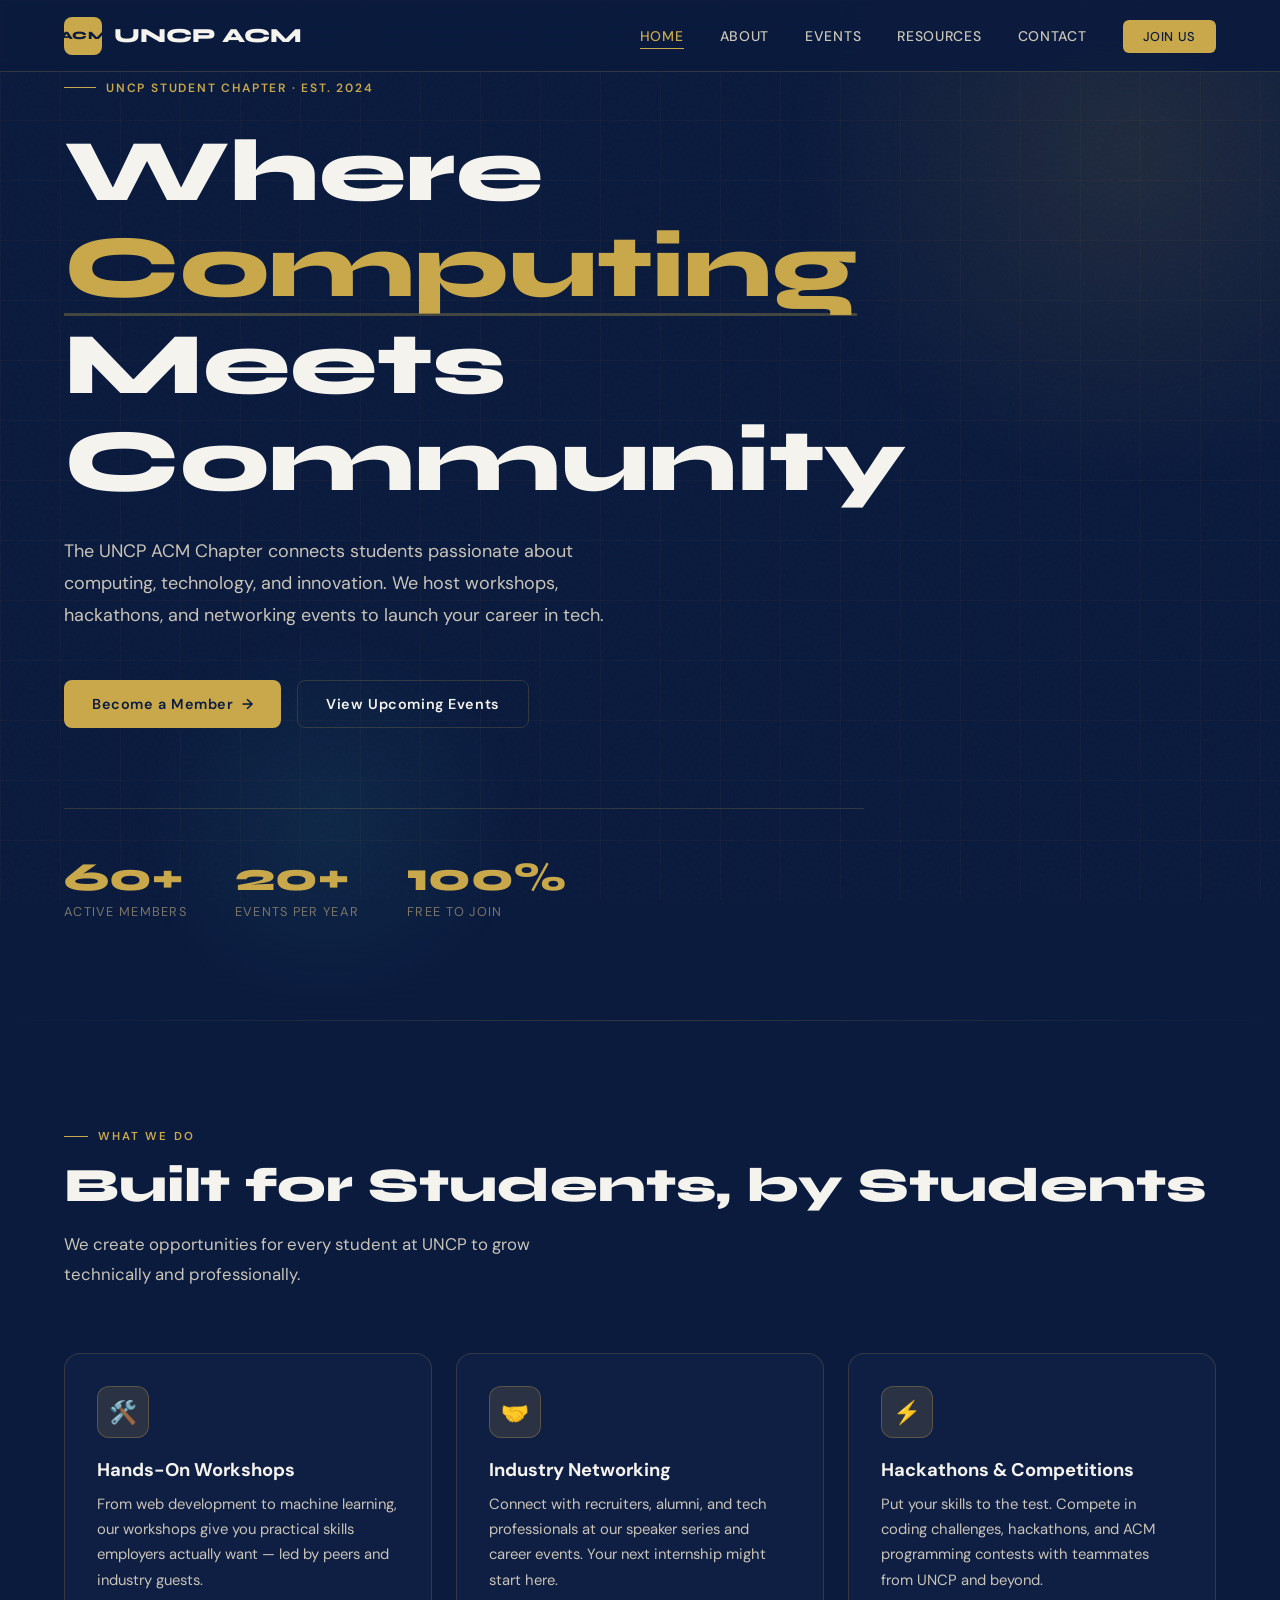
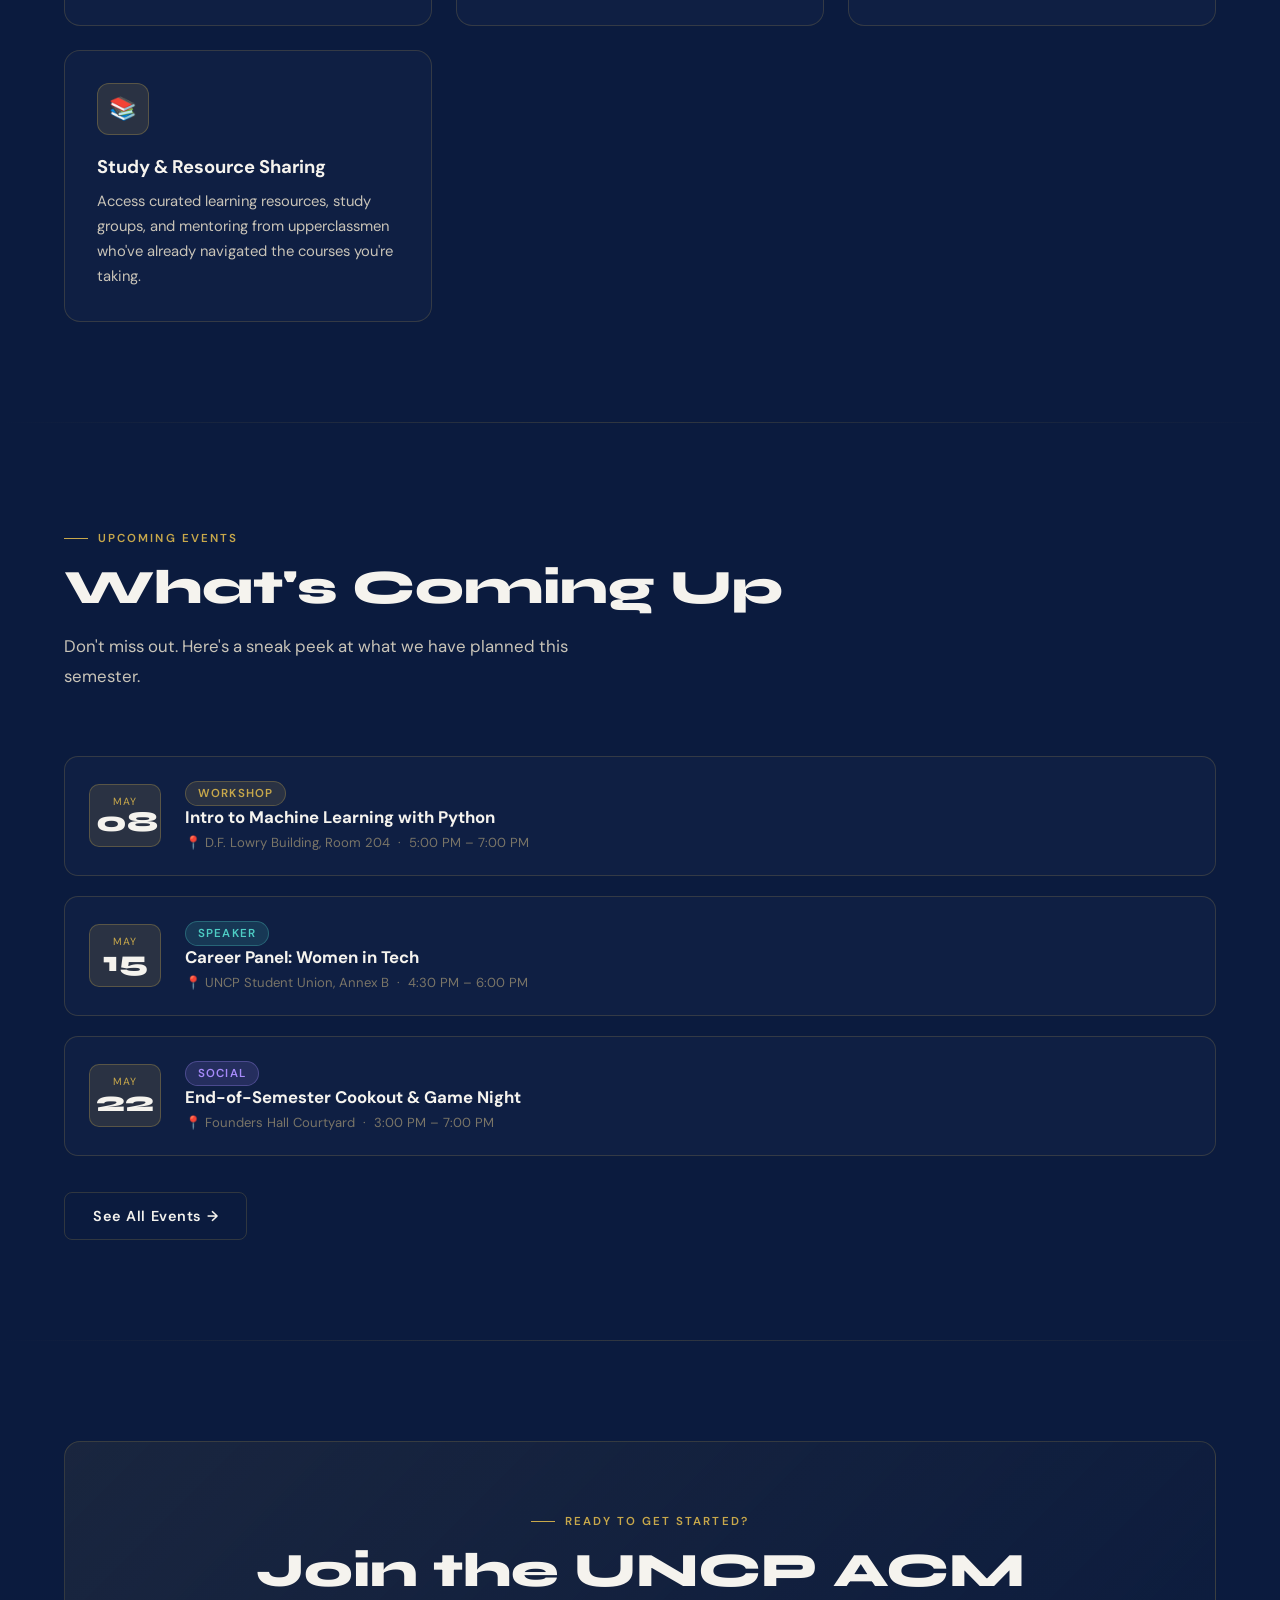
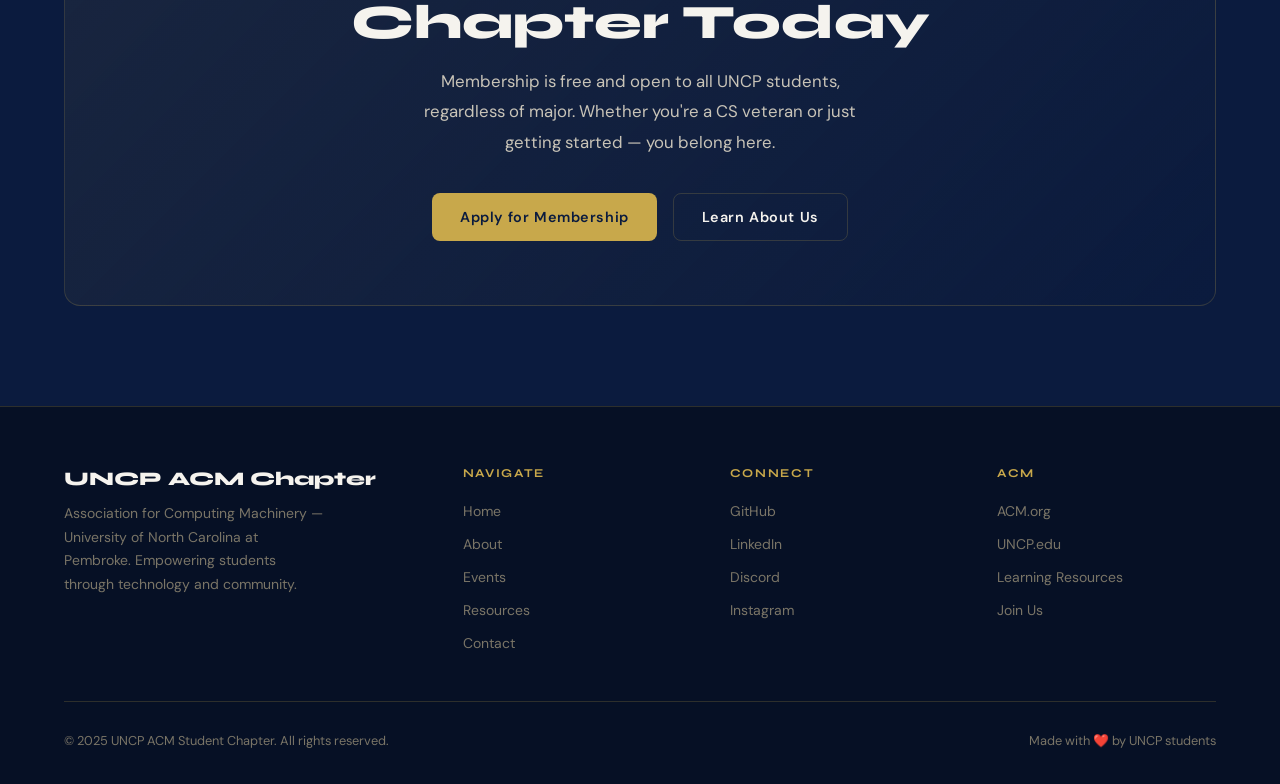
<file: uncp-acm-website/index.html>
<!DOCTYPE html>
<html lang="en">
<head>
  <meta charset="UTF-8" />
  <meta name="viewport" content="width=device-width, initial-scale=1.0" />
  <title>UNCP ACM Chapter — Home</title>
  <meta name="description" content="The official Association for Computing Machinery student chapter at the University of North Carolina at Pembroke." />
  <link rel="stylesheet" href="css/styles.css" />
  <link rel="icon" href="data:image/svg+xml,<svg xmlns='http://www.w3.org/2000/svg' viewBox='0 0 100 100'><text y='.9em' font-size='90'>💻</text></svg>" />
</head>
<body>

  <!-- NAVBAR -->
  <nav class="navbar" id="navbar">
    <a href="index.html" class="nav-logo">
      <div class="logo-badge">ACM</div>
      UNCP ACM
    </a>
    <ul class="nav-links" id="navLinks">
      <li><a href="index.html">Home</a></li>
      <li><a href="about.html">About</a></li>
      <li><a href="events.html">Events</a></li>
      <li><a href="resources.html">Resources</a></li>
      <li><a href="contact.html">Contact</a></li>
      <li><a href="contact.html" class="nav-cta">Join Us</a></li>
    </ul>
    <button class="nav-toggle" id="navToggle" aria-label="Toggle menu">
      <span></span><span></span><span></span>
    </button>
  </nav>

  <!-- HERO -->
  <section class="hero">
    <div class="hero-glow"></div>
    <div class="hero-glow-2"></div>
    <div class="container">
      <div class="hero-content">
        <div class="hero-eyebrow">UNCP Student Chapter · Est. 2024</div>
        <h1 class="hero-title">
          Where <span class="highlight">Computing</span><br>
          Meets Community
        </h1>
        <p class="hero-sub">
          The UNCP ACM Chapter connects students passionate about computing, technology, and innovation. We host workshops, hackathons, and networking events to launch your career in tech.
        </p>
        <div class="hero-actions">
          <a href="contact.html" class="btn btn-primary">
            <span>Become a Member</span>
            <span>→</span>
          </a>
          <a href="events.html" class="btn btn-outline">View Upcoming Events</a>
        </div>

        <div class="hero-stats">
          <div class="stat-item">
            <div class="stat-number">60+</div>
            <div class="stat-label">Active Members</div>
          </div>
          <div class="stat-item">
            <div class="stat-number">20+</div>
            <div class="stat-label">Events Per Year</div>
          </div>
          <div class="stat-item">
            <div class="stat-number">100%</div>
            <div class="stat-label">Free to Join</div>
          </div>
        </div>
      </div>
    </div>
  </section>

  <div class="divider"></div>

  <!-- WHAT WE DO -->
  <section>
    <div class="container">
      <div class="section-header reveal">
        <div class="section-eyebrow">What We Do</div>
        <h2 class="section-title">Built for Students, by Students</h2>
        <p class="section-desc">We create opportunities for every student at UNCP to grow technically and professionally.</p>
      </div>

      <div class="features-grid">
        <div class="card reveal reveal-delay-1">
          <div class="feature-icon">🛠️</div>
          <div class="feature-title">Hands-On Workshops</div>
          <p class="feature-text">From web development to machine learning, our workshops give you practical skills employers actually want — led by peers and industry guests.</p>
        </div>
        <div class="card reveal reveal-delay-2">
          <div class="feature-icon">🤝</div>
          <div class="feature-title">Industry Networking</div>
          <p class="feature-text">Connect with recruiters, alumni, and tech professionals at our speaker series and career events. Your next internship might start here.</p>
        </div>
        <div class="card reveal reveal-delay-3">
          <div class="feature-icon">⚡</div>
          <div class="feature-title">Hackathons & Competitions</div>
          <p class="feature-text">Put your skills to the test. Compete in coding challenges, hackathons, and ACM programming contests with teammates from UNCP and beyond.</p>
        </div>
        <div class="card reveal reveal-delay-4">
          <div class="feature-icon">📚</div>
          <div class="feature-title">Study & Resource Sharing</div>
          <p class="feature-text">Access curated learning resources, study groups, and mentoring from upperclassmen who've already navigated the courses you're taking.</p>
        </div>
      </div>
    </div>
  </section>

  <div class="divider"></div>

  <!-- UPCOMING EVENTS PREVIEW -->
  <section>
    <div class="container">
      <div class="section-header reveal">
        <div class="section-eyebrow">Upcoming Events</div>
        <h2 class="section-title">What's Coming Up</h2>
        <p class="section-desc">Don't miss out. Here's a sneak peek at what we have planned this semester.</p>
      </div>

      <div class="events-list">
        <div class="event-item reveal">
          <div class="event-date-box">
            <span class="event-month">May</span>
            <span class="event-day">08</span>
          </div>
          <div>
            <span class="badge badge-workshop">Workshop</span>
            <div class="event-title">Intro to Machine Learning with Python</div>
            <div class="event-meta">📍 D.F. Lowry Building, Room 204 &nbsp;·&nbsp; 5:00 PM – 7:00 PM</div>
          </div>
        </div>

        <div class="event-item reveal reveal-delay-1">
          <div class="event-date-box">
            <span class="event-month">May</span>
            <span class="event-day">15</span>
          </div>
          <div>
            <span class="badge badge-upcoming">Speaker</span>
            <div class="event-title">Career Panel: Women in Tech</div>
            <div class="event-meta">📍 UNCP Student Union, Annex B &nbsp;·&nbsp; 4:30 PM – 6:00 PM</div>
          </div>
        </div>

        <div class="event-item reveal reveal-delay-2">
          <div class="event-date-box">
            <span class="event-month">May</span>
            <span class="event-day">22</span>
          </div>
          <div>
            <span class="badge badge-social">Social</span>
            <div class="event-title">End-of-Semester Cookout & Game Night</div>
            <div class="event-meta">📍 Founders Hall Courtyard &nbsp;·&nbsp; 3:00 PM – 7:00 PM</div>
          </div>
        </div>
      </div>

      <div style="margin-top: 36px;">
        <a href="events.html" class="btn btn-outline">See All Events →</a>
      </div>
    </div>
  </section>

  <div class="divider"></div>

  <!-- CTA BANNER -->
  <section>
    <div class="container">
      <div class="card reveal" style="text-align:center; padding: 64px 48px; background: linear-gradient(135deg, rgba(200,168,75,0.08) 0%, rgba(11,27,62,0.7) 100%);">
        <div class="section-eyebrow" style="justify-content:center;">Ready to Get Started?</div>
        <h2 class="section-title" style="margin-bottom: 16px;">Join the UNCP ACM Chapter Today</h2>
        <p class="section-desc" style="margin: 0 auto 36px; max-width: 480px;">Membership is free and open to all UNCP students, regardless of major. Whether you're a CS veteran or just getting started — you belong here.</p>
        <div style="display:flex; gap:16px; justify-content:center; flex-wrap:wrap;">
          <a href="contact.html" class="btn btn-primary">Apply for Membership</a>
          <a href="about.html" class="btn btn-outline">Learn About Us</a>
        </div>
      </div>
    </div>
  </section>

  <!-- FOOTER -->
  <footer>
    <div class="container">
      <div class="footer-grid">
        <div class="footer-brand">
          <div class="brand-name">UNCP ACM Chapter</div>
          <p>Association for Computing Machinery — University of North Carolina at Pembroke. Empowering students through technology and community.</p>
        </div>
        <div class="footer-col">
          <h4>Navigate</h4>
          <ul>
            <li><a href="index.html">Home</a></li>
            <li><a href="about.html">About</a></li>
            <li><a href="events.html">Events</a></li>
            <li><a href="resources.html">Resources</a></li>
            <li><a href="contact.html">Contact</a></li>
          </ul>
        </div>
        <div class="footer-col">
          <h4>Connect</h4>
          <ul>
            <li><a href="#">GitHub</a></li>
            <li><a href="#">LinkedIn</a></li>
            <li><a href="#">Discord</a></li>
            <li><a href="#">Instagram</a></li>
          </ul>
        </div>
        <div class="footer-col">
          <h4>ACM</h4>
          <ul>
            <li><a href="https://www.acm.org" target="_blank">ACM.org</a></li>
            <li><a href="https://www.uncp.edu" target="_blank">UNCP.edu</a></li>
            <li><a href="resources.html">Learning Resources</a></li>
            <li><a href="contact.html">Join Us</a></li>
          </ul>
        </div>
      </div>
      <div class="footer-bottom">
        <p>&copy; 2025 UNCP ACM Student Chapter. All rights reserved.</p>
        <p>Made with ❤️ by UNCP students</p>
      </div>
    </div>
  </footer>

  <script src="js/main.js"></script>
</body>
</html>
</file>
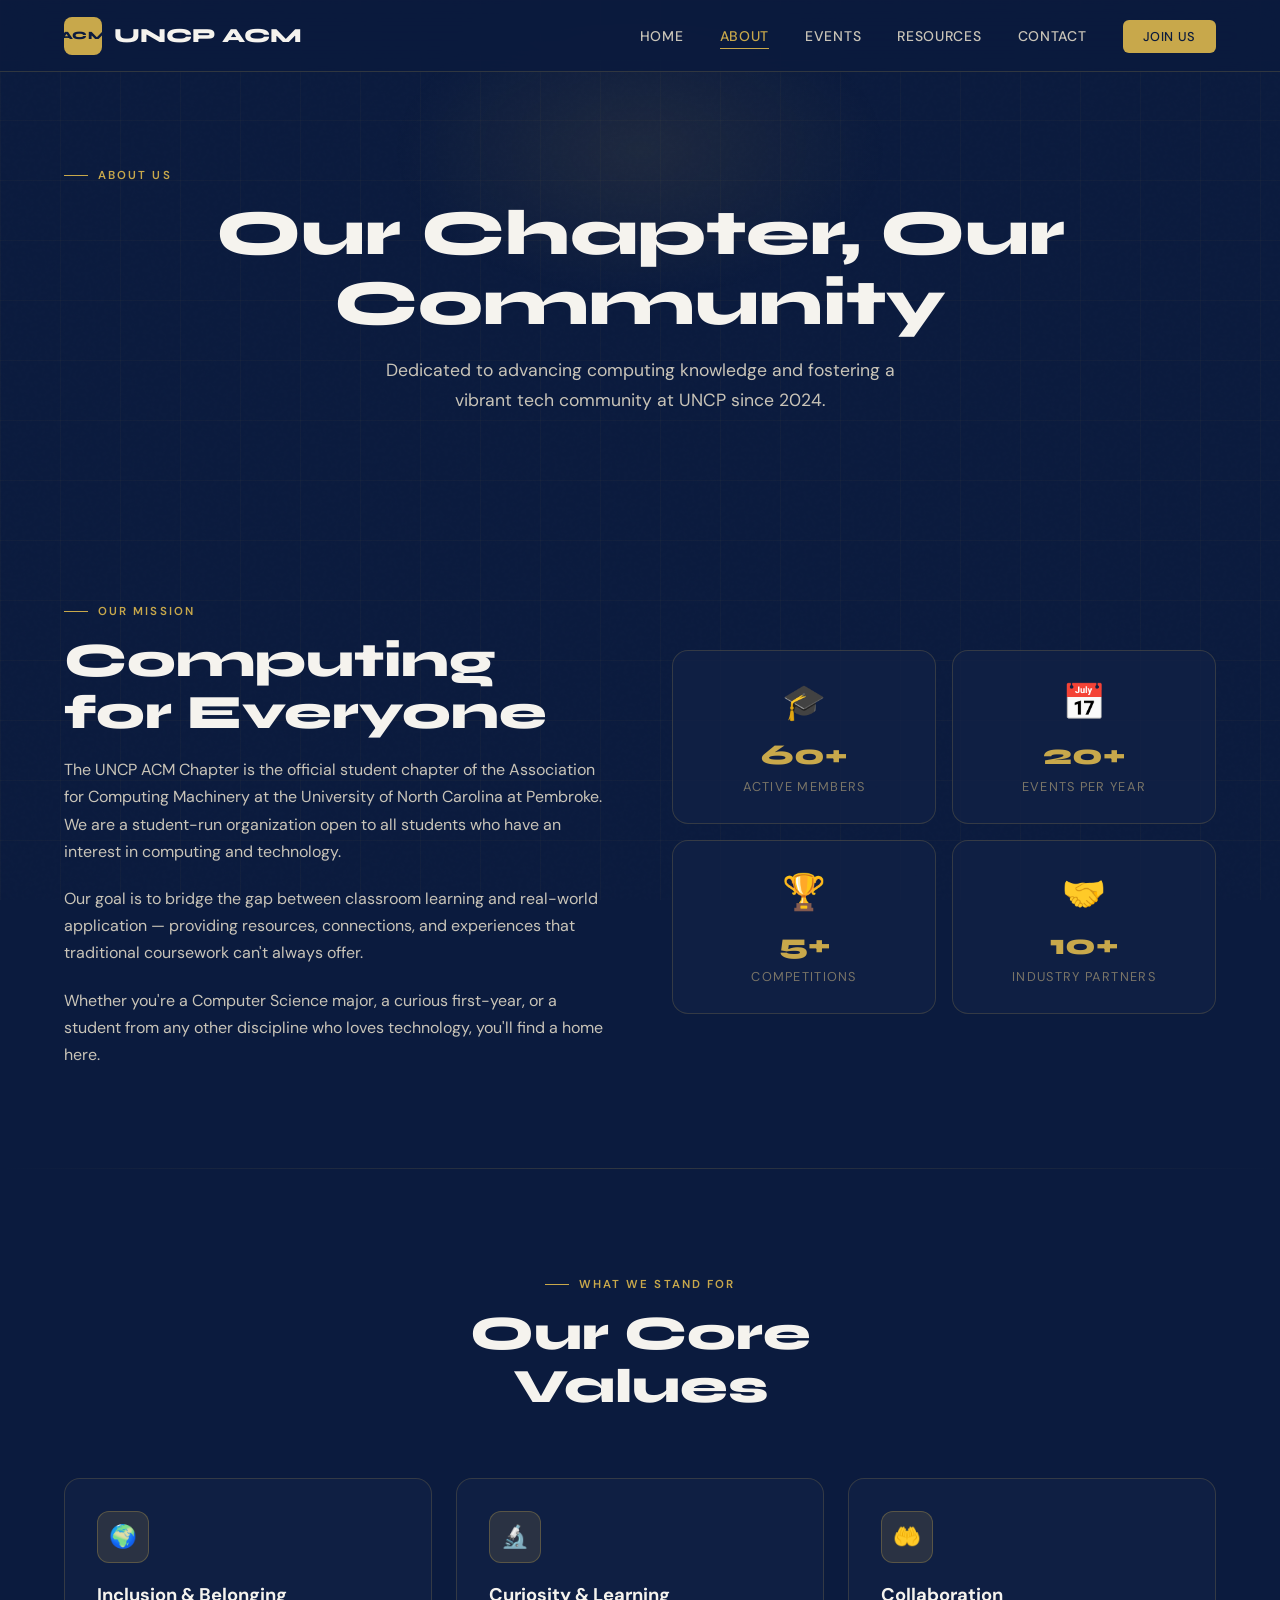
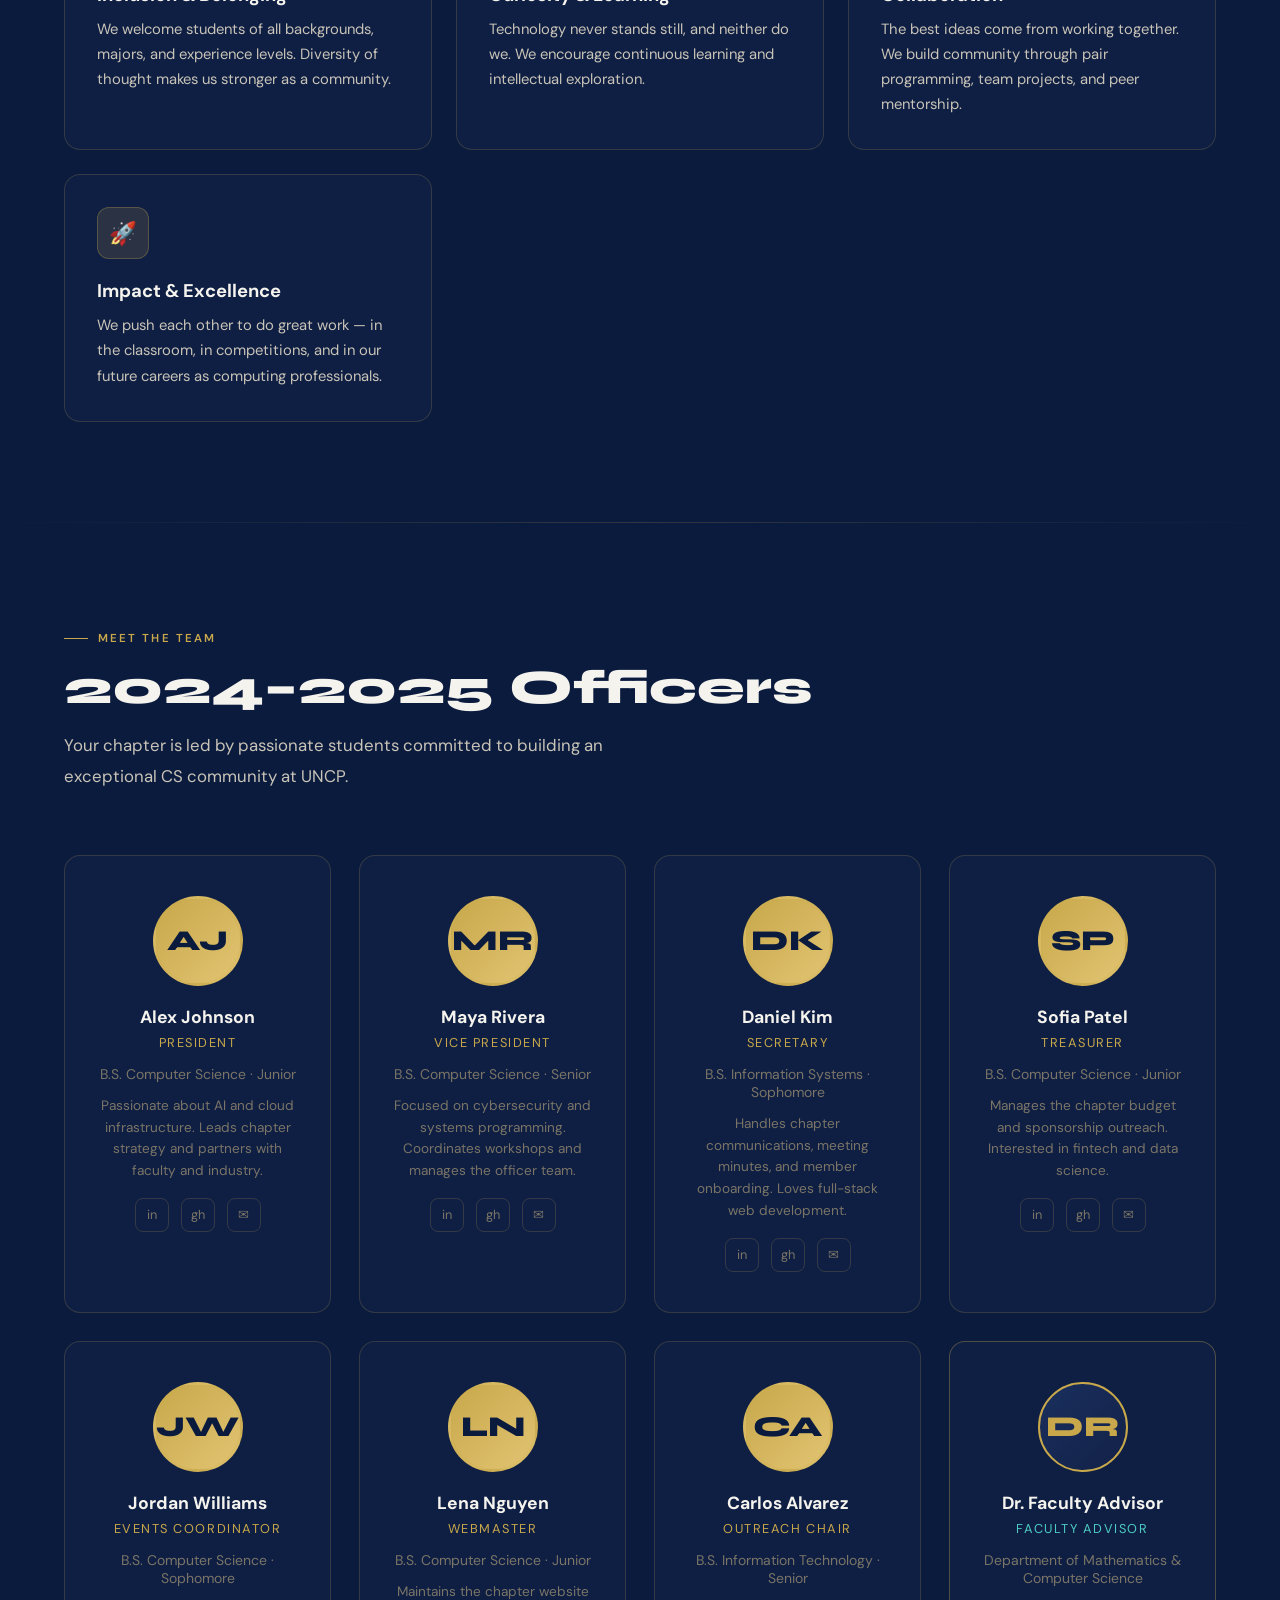
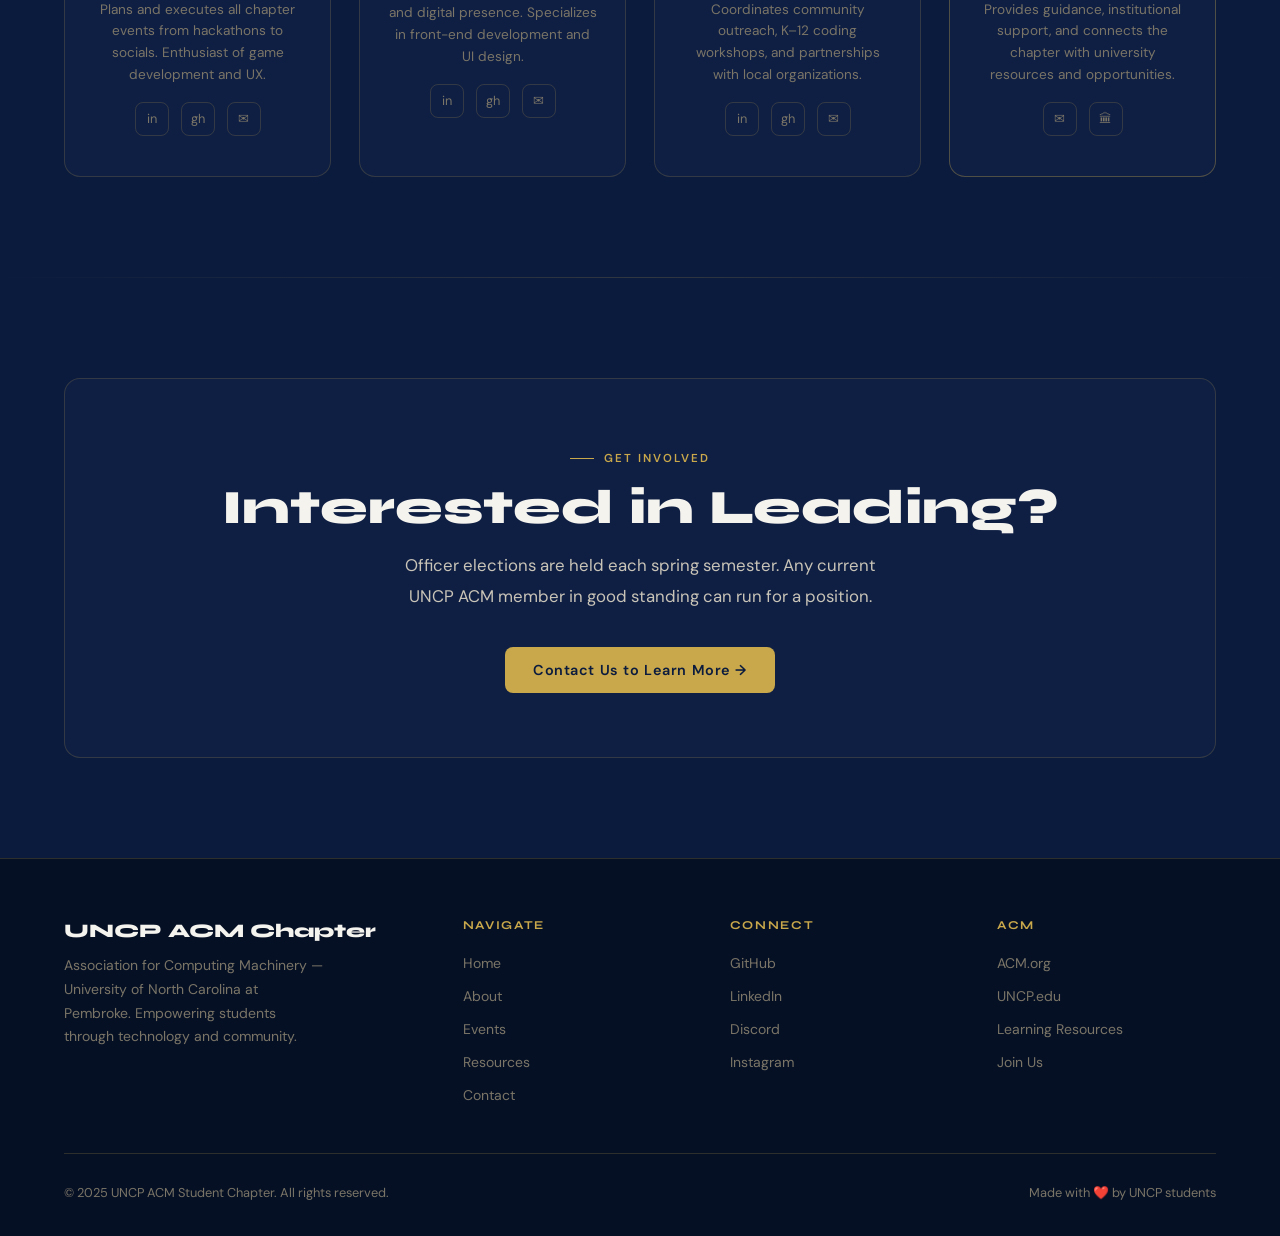
<file: uncp-acm-website/about.html>
<!DOCTYPE html>
<html lang="en">
<head>
  <meta charset="UTF-8" />
  <meta name="viewport" content="width=device-width, initial-scale=1.0" />
  <title>About — UNCP ACM Chapter</title>
  <meta name="description" content="Learn about the UNCP ACM Chapter, our mission, and meet our officer team." />
  <link rel="stylesheet" href="css/styles.css" />
  <link rel="icon" href="data:image/svg+xml,<svg xmlns='http://www.w3.org/2000/svg' viewBox='0 0 100 100'><text y='.9em' font-size='90'>💻</text></svg>" />
</head>
<body>

  <!-- NAVBAR -->
  <nav class="navbar" id="navbar">
    <a href="index.html" class="nav-logo">
      <div class="logo-badge">ACM</div>
      UNCP ACM
    </a>
    <ul class="nav-links" id="navLinks">
      <li><a href="index.html">Home</a></li>
      <li><a href="about.html">About</a></li>
      <li><a href="events.html">Events</a></li>
      <li><a href="resources.html">Resources</a></li>
      <li><a href="contact.html">Contact</a></li>
      <li><a href="contact.html" class="nav-cta">Join Us</a></li>
    </ul>
    <button class="nav-toggle" id="navToggle" aria-label="Toggle menu">
      <span></span><span></span><span></span>
    </button>
  </nav>

  <!-- PAGE HERO -->
  <div class="page-hero">
    <div class="page-hero-glow"></div>
    <div class="container">
      <div class="section-eyebrow" style="justify-content:center;" class="reveal">About Us</div>
      <h1 class="reveal">Our Chapter, Our Community</h1>
      <p class="reveal">Dedicated to advancing computing knowledge and fostering a vibrant tech community at UNCP since 2024.</p>
    </div>
  </div>

  <!-- MISSION -->
  <section>
    <div class="container">
      <div style="display: grid; grid-template-columns: 1fr 1fr; gap: 64px; align-items: center;">
        <div class="reveal">
          <div class="section-eyebrow">Our Mission</div>
          <h2 class="section-title">Computing for Everyone</h2>
          <p style="margin-bottom: 20px;">The UNCP ACM Chapter is the official student chapter of the Association for Computing Machinery at the University of North Carolina at Pembroke. We are a student-run organization open to all students who have an interest in computing and technology.</p>
          <p style="margin-bottom: 20px;">Our goal is to bridge the gap between classroom learning and real-world application — providing resources, connections, and experiences that traditional coursework can't always offer.</p>
          <p>Whether you're a Computer Science major, a curious first-year, or a student from any other discipline who loves technology, you'll find a home here.</p>
        </div>
        <div class="reveal reveal-delay-2">
          <div style="display: grid; grid-template-columns: 1fr 1fr; gap: 16px;">
            <div class="card" style="padding: 28px 24px; text-align: center;">
              <div style="font-size: 2.2rem; margin-bottom: 12px;">🎓</div>
              <div style="font-family: 'Syne', sans-serif; font-weight: 800; font-size: 1.8rem; color: var(--gold);">60+</div>
              <div style="font-size: 0.8rem; text-transform: uppercase; letter-spacing: 0.1em; color: var(--text-dim); margin-top: 6px;">Active Members</div>
            </div>
            <div class="card" style="padding: 28px 24px; text-align: center;">
              <div style="font-size: 2.2rem; margin-bottom: 12px;">📅</div>
              <div style="font-family: 'Syne', sans-serif; font-weight: 800; font-size: 1.8rem; color: var(--gold);">20+</div>
              <div style="font-size: 0.8rem; text-transform: uppercase; letter-spacing: 0.1em; color: var(--text-dim); margin-top: 6px;">Events Per Year</div>
            </div>
            <div class="card" style="padding: 28px 24px; text-align: center;">
              <div style="font-size: 2.2rem; margin-bottom: 12px;">🏆</div>
              <div style="font-family: 'Syne', sans-serif; font-weight: 800; font-size: 1.8rem; color: var(--gold);">5+</div>
              <div style="font-size: 0.8rem; text-transform: uppercase; letter-spacing: 0.1em; color: var(--text-dim); margin-top: 6px;">Competitions</div>
            </div>
            <div class="card" style="padding: 28px 24px; text-align: center;">
              <div style="font-size: 2.2rem; margin-bottom: 12px;">🤝</div>
              <div style="font-family: 'Syne', sans-serif; font-weight: 800; font-size: 1.8rem; color: var(--gold);">10+</div>
              <div style="font-size: 0.8rem; text-transform: uppercase; letter-spacing: 0.1em; color: var(--text-dim); margin-top: 6px;">Industry Partners</div>
            </div>
          </div>
        </div>
      </div>
    </div>
  </section>

  <div class="divider"></div>

  <!-- CORE VALUES -->
  <section>
    <div class="container">
      <div class="section-header reveal" style="text-align:center; max-width: 600px; margin: 0 auto 64px;">
        <div class="section-eyebrow" style="justify-content:center;">What We Stand For</div>
        <h2 class="section-title">Our Core Values</h2>
      </div>
      <div class="features-grid">
        <div class="card reveal reveal-delay-1">
          <div class="feature-icon">🌍</div>
          <div class="feature-title">Inclusion & Belonging</div>
          <p class="feature-text">We welcome students of all backgrounds, majors, and experience levels. Diversity of thought makes us stronger as a community.</p>
        </div>
        <div class="card reveal reveal-delay-2">
          <div class="feature-icon">🔬</div>
          <div class="feature-title">Curiosity & Learning</div>
          <p class="feature-text">Technology never stands still, and neither do we. We encourage continuous learning and intellectual exploration.</p>
        </div>
        <div class="card reveal reveal-delay-3">
          <div class="feature-icon">🤲</div>
          <div class="feature-title">Collaboration</div>
          <p class="feature-text">The best ideas come from working together. We build community through pair programming, team projects, and peer mentorship.</p>
        </div>
        <div class="card reveal reveal-delay-4">
          <div class="feature-icon">🚀</div>
          <div class="feature-title">Impact & Excellence</div>
          <p class="feature-text">We push each other to do great work — in the classroom, in competitions, and in our future careers as computing professionals.</p>
        </div>
      </div>
    </div>
  </section>

  <div class="divider"></div>

  <!-- OFFICER PROFILES -->
  <section>
    <div class="container">
      <div class="section-header reveal">
        <div class="section-eyebrow">Meet the Team</div>
        <h2 class="section-title">2024–2025 Officers</h2>
        <p class="section-desc">Your chapter is led by passionate students committed to building an exceptional CS community at UNCP.</p>
      </div>

      <div class="officers-grid">

        <!-- President -->
        <div class="card officer-card reveal">
          <div class="officer-avatar">AJ</div>
          <div class="officer-name">Alex Johnson</div>
          <div class="officer-role">President</div>
          <div class="officer-major">B.S. Computer Science · Junior</div>
          <p style="font-size:0.85rem; color:var(--text-dim); margin-top:12px; line-height:1.6;">Passionate about AI and cloud infrastructure. Leads chapter strategy and partners with faculty and industry.</p>
          <div class="officer-links">
            <a href="#" title="LinkedIn">in</a>
            <a href="#" title="GitHub">gh</a>
            <a href="#" title="Email">✉</a>
          </div>
        </div>

        <!-- Vice President -->
        <div class="card officer-card reveal reveal-delay-1">
          <div class="officer-avatar">MR</div>
          <div class="officer-name">Maya Rivera</div>
          <div class="officer-role">Vice President</div>
          <div class="officer-major">B.S. Computer Science · Senior</div>
          <p style="font-size:0.85rem; color:var(--text-dim); margin-top:12px; line-height:1.6;">Focused on cybersecurity and systems programming. Coordinates workshops and manages the officer team.</p>
          <div class="officer-links">
            <a href="#" title="LinkedIn">in</a>
            <a href="#" title="GitHub">gh</a>
            <a href="#" title="Email">✉</a>
          </div>
        </div>

        <!-- Secretary -->
        <div class="card officer-card reveal reveal-delay-2">
          <div class="officer-avatar">DK</div>
          <div class="officer-name">Daniel Kim</div>
          <div class="officer-role">Secretary</div>
          <div class="officer-major">B.S. Information Systems · Sophomore</div>
          <p style="font-size:0.85rem; color:var(--text-dim); margin-top:12px; line-height:1.6;">Handles chapter communications, meeting minutes, and member onboarding. Loves full-stack web development.</p>
          <div class="officer-links">
            <a href="#" title="LinkedIn">in</a>
            <a href="#" title="GitHub">gh</a>
            <a href="#" title="Email">✉</a>
          </div>
        </div>

        <!-- Treasurer -->
        <div class="card officer-card reveal reveal-delay-3">
          <div class="officer-avatar">SP</div>
          <div class="officer-name">Sofia Patel</div>
          <div class="officer-role">Treasurer</div>
          <div class="officer-major">B.S. Computer Science · Junior</div>
          <p style="font-size:0.85rem; color:var(--text-dim); margin-top:12px; line-height:1.6;">Manages the chapter budget and sponsorship outreach. Interested in fintech and data science.</p>
          <div class="officer-links">
            <a href="#" title="LinkedIn">in</a>
            <a href="#" title="GitHub">gh</a>
            <a href="#" title="Email">✉</a>
          </div>
        </div>

        <!-- Events Coordinator -->
        <div class="card officer-card reveal reveal-delay-1">
          <div class="officer-avatar">JW</div>
          <div class="officer-name">Jordan Williams</div>
          <div class="officer-role">Events Coordinator</div>
          <div class="officer-major">B.S. Computer Science · Sophomore</div>
          <p style="font-size:0.85rem; color:var(--text-dim); margin-top:12px; line-height:1.6;">Plans and executes all chapter events from hackathons to socials. Enthusiast of game development and UX.</p>
          <div class="officer-links">
            <a href="#" title="LinkedIn">in</a>
            <a href="#" title="GitHub">gh</a>
            <a href="#" title="Email">✉</a>
          </div>
        </div>

        <!-- Webmaster -->
        <div class="card officer-card reveal reveal-delay-2">
          <div class="officer-avatar">LN</div>
          <div class="officer-name">Lena Nguyen</div>
          <div class="officer-role">Webmaster</div>
          <div class="officer-major">B.S. Computer Science · Junior</div>
          <p style="font-size:0.85rem; color:var(--text-dim); margin-top:12px; line-height:1.6;">Maintains the chapter website and digital presence. Specializes in front-end development and UI design.</p>
          <div class="officer-links">
            <a href="#" title="LinkedIn">in</a>
            <a href="#" title="GitHub">gh</a>
            <a href="#" title="Email">✉</a>
          </div>
        </div>

        <!-- Outreach -->
        <div class="card officer-card reveal reveal-delay-3">
          <div class="officer-avatar">CA</div>
          <div class="officer-name">Carlos Alvarez</div>
          <div class="officer-role">Outreach Chair</div>
          <div class="officer-major">B.S. Information Technology · Senior</div>
          <p style="font-size:0.85rem; color:var(--text-dim); margin-top:12px; line-height:1.6;">Coordinates community outreach, K–12 coding workshops, and partnerships with local organizations.</p>
          <div class="officer-links">
            <a href="#" title="LinkedIn">in</a>
            <a href="#" title="GitHub">gh</a>
            <a href="#" title="Email">✉</a>
          </div>
        </div>

        <!-- Faculty Advisor -->
        <div class="card officer-card reveal reveal-delay-4" style="border-color: rgba(200,168,75,0.35);">
          <div class="officer-avatar" style="background: linear-gradient(135deg, var(--navy-light), var(--navy-mid)); color: var(--gold); border: 2px solid var(--gold);">DR</div>
          <div class="officer-name">Dr. Faculty Advisor</div>
          <div class="officer-role" style="color: var(--accent-cyan);">Faculty Advisor</div>
          <div class="officer-major">Department of Mathematics &amp; Computer Science</div>
          <p style="font-size:0.85rem; color:var(--text-dim); margin-top:12px; line-height:1.6;">Provides guidance, institutional support, and connects the chapter with university resources and opportunities.</p>
          <div class="officer-links">
            <a href="#" title="Email">✉</a>
            <a href="#" title="Faculty Page">🏛</a>
          </div>
        </div>

      </div>
    </div>
  </section>

  <div class="divider"></div>

  <!-- JOIN CTA -->
  <section>
    <div class="container">
      <div class="card reveal" style="text-align:center; padding: 64px 48px;">
        <div class="section-eyebrow" style="justify-content:center;">Get Involved</div>
        <h2 class="section-title">Interested in Leading?</h2>
        <p class="section-desc" style="margin: 0 auto 36px; max-width: 480px;">Officer elections are held each spring semester. Any current UNCP ACM member in good standing can run for a position.</p>
        <a href="contact.html" class="btn btn-primary">Contact Us to Learn More →</a>
      </div>
    </div>
  </section>

  <!-- FOOTER -->
  <footer>
    <div class="container">
      <div class="footer-grid">
        <div class="footer-brand">
          <div class="brand-name">UNCP ACM Chapter</div>
          <p>Association for Computing Machinery — University of North Carolina at Pembroke. Empowering students through technology and community.</p>
        </div>
        <div class="footer-col">
          <h4>Navigate</h4>
          <ul>
            <li><a href="index.html">Home</a></li>
            <li><a href="about.html">About</a></li>
            <li><a href="events.html">Events</a></li>
            <li><a href="resources.html">Resources</a></li>
            <li><a href="contact.html">Contact</a></li>
          </ul>
        </div>
        <div class="footer-col">
          <h4>Connect</h4>
          <ul>
            <li><a href="#">GitHub</a></li>
            <li><a href="#">LinkedIn</a></li>
            <li><a href="#">Discord</a></li>
            <li><a href="#">Instagram</a></li>
          </ul>
        </div>
        <div class="footer-col">
          <h4>ACM</h4>
          <ul>
            <li><a href="https://www.acm.org" target="_blank">ACM.org</a></li>
            <li><a href="https://www.uncp.edu" target="_blank">UNCP.edu</a></li>
            <li><a href="resources.html">Learning Resources</a></li>
            <li><a href="contact.html">Join Us</a></li>
          </ul>
        </div>
      </div>
      <div class="footer-bottom">
        <p>&copy; 2025 UNCP ACM Student Chapter. All rights reserved.</p>
        <p>Made with ❤️ by UNCP students</p>
      </div>
    </div>
  </footer>

  <script src="js/main.js"></script>
</body>
</html>
</file>
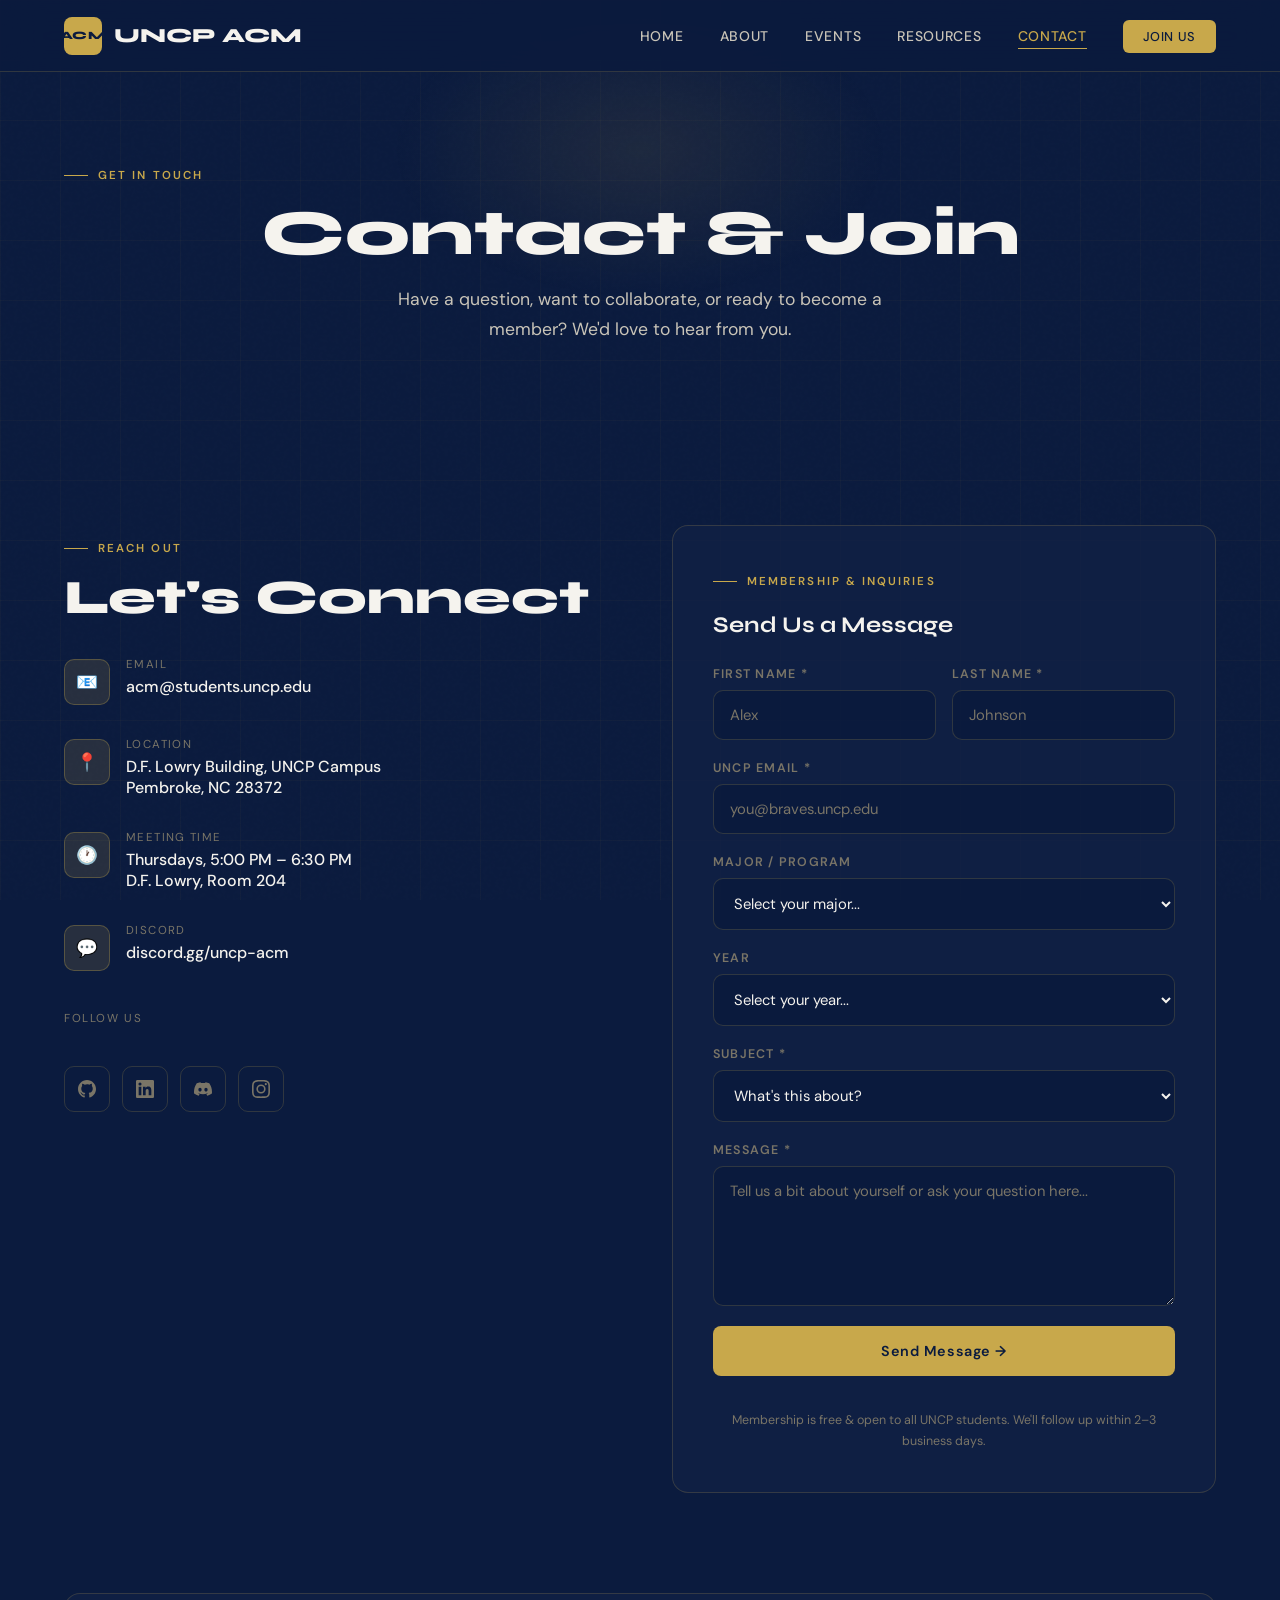
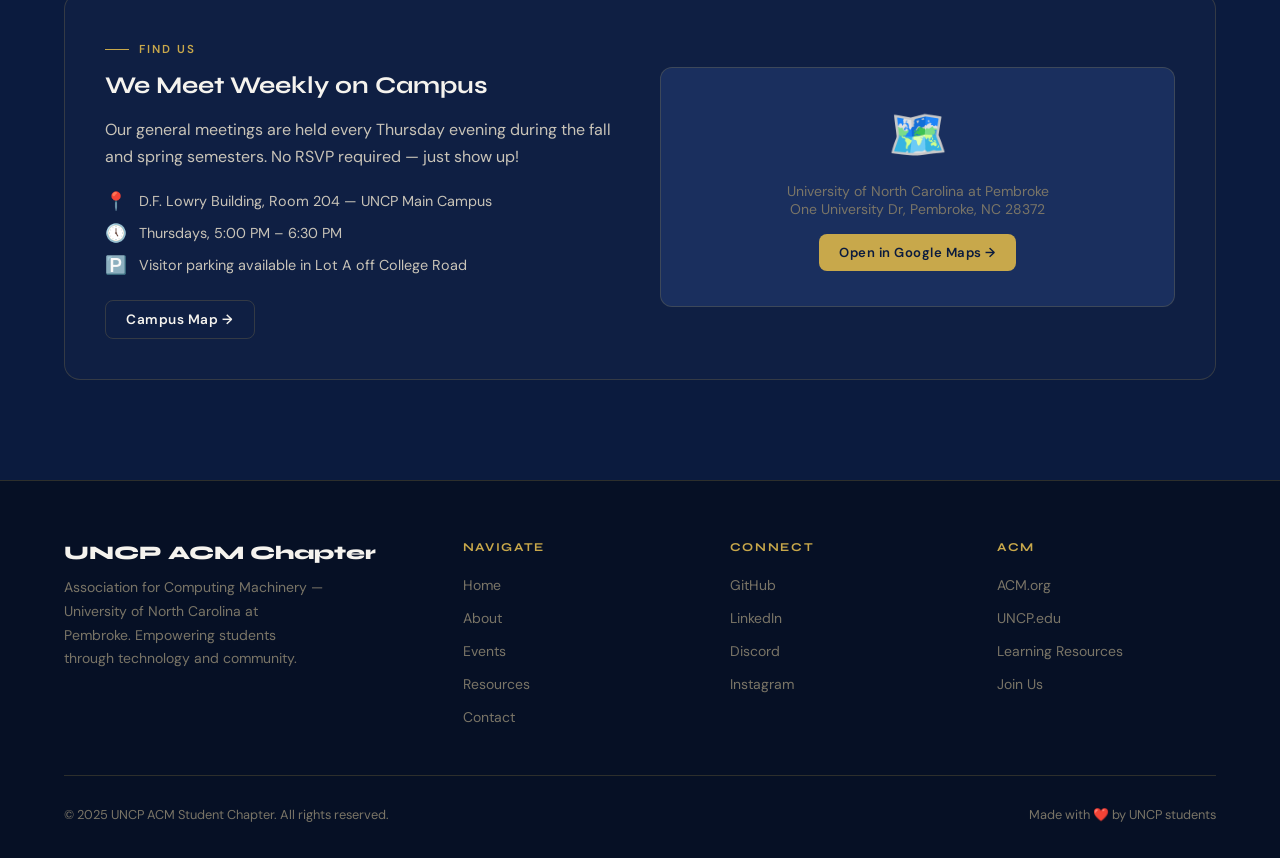
<file: uncp-acm-website/contact.html>
<!DOCTYPE html>
<html lang="en">
<head>
  <meta charset="UTF-8" />
  <meta name="viewport" content="width=device-width, initial-scale=1.0" />
  <title>Contact — UNCP ACM Chapter</title>
  <meta name="description" content="Get in touch with the UNCP ACM Chapter or apply for membership." />
  <link rel="stylesheet" href="css/styles.css" />
  <link rel="icon" href="data:image/svg+xml,<svg xmlns='http://www.w3.org/2000/svg' viewBox='0 0 100 100'><text y='.9em' font-size='90'>💻</text></svg>" />
</head>
<body>

  <!-- NAVBAR -->
  <nav class="navbar" id="navbar">
    <a href="index.html" class="nav-logo">
      <div class="logo-badge">ACM</div>
      UNCP ACM
    </a>
    <ul class="nav-links" id="navLinks">
      <li><a href="index.html">Home</a></li>
      <li><a href="about.html">About</a></li>
      <li><a href="events.html">Events</a></li>
      <li><a href="resources.html">Resources</a></li>
      <li><a href="contact.html">Contact</a></li>
      <li><a href="contact.html" class="nav-cta">Join Us</a></li>
    </ul>
    <button class="nav-toggle" id="navToggle" aria-label="Toggle menu">
      <span></span><span></span><span></span>
    </button>
  </nav>

  <!-- PAGE HERO -->
  <div class="page-hero">
    <div class="page-hero-glow"></div>
    <div class="container">
      <div class="section-eyebrow" style="justify-content:center;">Get In Touch</div>
      <h1>Contact &amp; Join</h1>
      <p>Have a question, want to collaborate, or ready to become a member? We'd love to hear from you.</p>
    </div>
  </div>

  <!-- CONTACT SECTION -->
  <section>
    <div class="container">
      <div class="contact-layout">

        <!-- Info Column -->
        <div class="contact-info reveal">
          <div class="section-eyebrow">Reach Out</div>
          <h2 class="section-title" style="margin-bottom: 32px;">Let's Connect</h2>

          <div class="contact-item">
            <div class="contact-item-icon">📧</div>
            <div>
              <div class="contact-item-label">Email</div>
              <div class="contact-item-value">acm@students.uncp.edu</div>
            </div>
          </div>

          <div class="contact-item">
            <div class="contact-item-icon">📍</div>
            <div>
              <div class="contact-item-label">Location</div>
              <div class="contact-item-value">D.F. Lowry Building, UNCP Campus<br>Pembroke, NC 28372</div>
            </div>
          </div>

          <div class="contact-item">
            <div class="contact-item-icon">🕐</div>
            <div>
              <div class="contact-item-label">Meeting Time</div>
              <div class="contact-item-value">Thursdays, 5:00 PM – 6:30 PM<br>D.F. Lowry, Room 204</div>
            </div>
          </div>

          <div class="contact-item">
            <div class="contact-item-icon">💬</div>
            <div>
              <div class="contact-item-label">Discord</div>
              <div class="contact-item-value">discord.gg/uncp-acm</div>
            </div>
          </div>

          <!-- Social Links -->
          <div style="margin-top: 40px;">
            <div style="font-size: 0.72rem; text-transform: uppercase; letter-spacing: 0.14em; color: var(--text-dim); margin-bottom: 16px;">Follow Us</div>
            <div class="social-row">
              <a href="#" class="social-btn" title="GitHub" aria-label="GitHub">
                <svg width="18" height="18" viewBox="0 0 24 24" fill="currentColor"><path d="M12 0C5.37 0 0 5.37 0 12c0 5.3 3.438 9.8 8.205 11.387.6.113.82-.258.82-.577v-2.234c-3.338.726-4.033-1.416-4.033-1.416-.546-1.387-1.333-1.756-1.333-1.756-1.089-.745.083-.729.083-.729 1.205.084 1.839 1.237 1.839 1.237 1.07 1.834 2.807 1.304 3.492.997.107-.775.418-1.305.762-1.604-2.665-.305-5.467-1.334-5.467-5.931 0-1.311.469-2.381 1.236-3.221-.124-.303-.535-1.524.117-3.176 0 0 1.008-.322 3.301 1.23A11.509 11.509 0 0112 5.803c1.02.005 2.047.138 3.006.404 2.291-1.552 3.297-1.23 3.297-1.23.653 1.653.242 2.874.118 3.176.77.84 1.235 1.911 1.235 3.221 0 4.609-2.807 5.624-5.479 5.921.43.372.823 1.102.823 2.222v3.293c0 .319.192.694.801.576C20.566 21.797 24 17.3 24 12c0-6.63-5.37-12-12-12z"/></svg>
              </a>
              <a href="#" class="social-btn" title="LinkedIn" aria-label="LinkedIn">
                <svg width="18" height="18" viewBox="0 0 24 24" fill="currentColor"><path d="M20.447 20.452h-3.554v-5.569c0-1.328-.027-3.037-1.852-3.037-1.853 0-2.136 1.445-2.136 2.939v5.667H9.351V9h3.414v1.561h.046c.477-.9 1.637-1.85 3.37-1.85 3.601 0 4.267 2.37 4.267 5.455v6.286zM5.337 7.433a2.062 2.062 0 01-2.063-2.065 2.064 2.064 0 112.063 2.065zm1.782 13.019H3.555V9h3.564v11.452zM22.225 0H1.771C.792 0 0 .774 0 1.729v20.542C0 23.227.792 24 1.771 24h20.451C23.2 24 24 23.227 24 22.271V1.729C24 .774 23.2 0 22.222 0h.003z"/></svg>
              </a>
              <a href="#" class="social-btn" title="Discord" aria-label="Discord">
                <svg width="18" height="18" viewBox="0 0 24 24" fill="currentColor"><path d="M20.317 4.37a19.791 19.791 0 00-4.885-1.515.074.074 0 00-.079.037c-.21.375-.444.864-.608 1.25a18.27 18.27 0 00-5.487 0 12.64 12.64 0 00-.617-1.25.077.077 0 00-.079-.037A19.736 19.736 0 003.677 4.37a.07.07 0 00-.032.027C.533 9.046-.32 13.58.099 18.057a.082.082 0 00.031.057 19.9 19.9 0 005.993 3.03.078.078 0 00.084-.028c.462-.63.874-1.295 1.226-1.994a.076.076 0 00-.041-.106 13.107 13.107 0 01-1.872-.892.077.077 0 01-.008-.128 10.2 10.2 0 00.372-.292.074.074 0 01.077-.01c3.928 1.793 8.18 1.793 12.062 0a.074.074 0 01.078.01c.12.098.246.198.373.292a.077.077 0 01-.006.127 12.299 12.299 0 01-1.873.892.077.077 0 00-.041.107c.36.698.772 1.362 1.225 1.993a.076.076 0 00.084.028 19.839 19.839 0 006.002-3.03.077.077 0 00.032-.054c.5-5.177-.838-9.674-3.549-13.66a.061.061 0 00-.031-.03zM8.02 15.33c-1.183 0-2.157-1.085-2.157-2.419 0-1.333.956-2.419 2.157-2.419 1.21 0 2.176 1.096 2.157 2.42 0 1.333-.956 2.418-2.157 2.418zm7.975 0c-1.183 0-2.157-1.085-2.157-2.419 0-1.333.955-2.419 2.157-2.419 1.21 0 2.176 1.096 2.157 2.42 0 1.333-.946 2.418-2.157 2.418z"/></svg>
              </a>
              <a href="#" class="social-btn" title="Instagram" aria-label="Instagram">
                <svg width="18" height="18" viewBox="0 0 24 24" fill="currentColor"><path d="M12 2.163c3.204 0 3.584.012 4.85.07 3.252.148 4.771 1.691 4.919 4.919.058 1.265.069 1.645.069 4.849 0 3.205-.012 3.584-.069 4.849-.149 3.225-1.664 4.771-4.919 4.919-1.266.058-1.644.07-4.85.07-3.204 0-3.584-.012-4.849-.07-3.26-.149-4.771-1.699-4.919-4.92-.058-1.265-.07-1.644-.07-4.849 0-3.204.013-3.583.07-4.849.149-3.227 1.664-4.771 4.919-4.919 1.266-.057 1.645-.069 4.849-.069zm0-2.163c-3.259 0-3.667.014-4.947.072-4.358.2-6.78 2.618-6.98 6.98-.059 1.281-.073 1.689-.073 4.948 0 3.259.014 3.668.072 4.948.2 4.358 2.618 6.78 6.98 6.98 1.281.058 1.689.072 4.948.072 3.259 0 3.668-.014 4.948-.072 4.354-.2 6.782-2.618 6.979-6.98.059-1.28.073-1.689.073-4.948 0-3.259-.014-3.667-.072-4.947-.196-4.354-2.617-6.78-6.979-6.98-1.281-.059-1.69-.073-4.949-.073zm0 5.838a6.162 6.162 0 100 12.324 6.162 6.162 0 000-12.324zM12 16a4 4 0 110-8 4 4 0 010 8zm6.406-11.845a1.44 1.44 0 100 2.881 1.44 1.44 0 000-2.881z"/></svg>
              </a>
            </div>
          </div>
        </div>

        <!-- Form Column -->
        <div class="card reveal reveal-delay-2" style="padding: 40px;">
          <!-- Form -->
          <div id="contactForm">
            <div class="section-eyebrow" style="margin-bottom: 24px;">Membership &amp; Inquiries</div>
            <h3 style="font-size: 1.4rem; margin-bottom: 28px; color: var(--white);">Send Us a Message</h3>

            <form class="contact-form" id="theForm" novalidate>

              <div class="form-group row">
                <div class="form-field">
                  <label for="firstName">First Name *</label>
                  <input type="text" id="firstName" name="firstName" placeholder="Alex" required />
                </div>
                <div class="form-field">
                  <label for="lastName">Last Name *</label>
                  <input type="text" id="lastName" name="lastName" placeholder="Johnson" required />
                </div>
              </div>

              <div class="form-group">
                <label for="email">UNCP Email *</label>
                <input type="email" id="email" name="email" placeholder="you@braves.uncp.edu" required />
              </div>

              <div class="form-group">
                <label for="major">Major / Program</label>
                <select id="major" name="major">
                  <option value="" disabled selected>Select your major...</option>
                  <option>Computer Science</option>
                  <option>Information Technology</option>
                  <option>Information Systems</option>
                  <option>Mathematics</option>
                  <option>Engineering</option>
                  <option>Other</option>
                  <option>Undeclared</option>
                </select>
              </div>

              <div class="form-group">
                <label for="year">Year</label>
                <select id="year" name="year">
                  <option value="" disabled selected>Select your year...</option>
                  <option>Freshman</option>
                  <option>Sophomore</option>
                  <option>Junior</option>
                  <option>Senior</option>
                  <option>Graduate Student</option>
                </select>
              </div>

              <div class="form-group">
                <label for="subject">Subject *</label>
                <select id="subject" name="subject" required>
                  <option value="" disabled selected>What's this about?</option>
                  <option>Join / Membership</option>
                  <option>Event Information</option>
                  <option>Workshop / Speaking Opportunity</option>
                  <option>Sponsorship / Partnership</option>
                  <option>General Question</option>
                  <option>Other</option>
                </select>
              </div>

              <div class="form-group">
                <label for="message">Message *</label>
                <textarea id="message" name="message" placeholder="Tell us a bit about yourself or ask your question here..." required></textarea>
              </div>

              <div id="formError" style="display:none; color:#f87171; font-size:0.85rem; margin-top:-8px; margin-bottom:8px;"></div>

              <button type="submit" class="btn btn-primary" style="width:100%; justify-content:center; padding: 16px;">
                Send Message →
              </button>

              <p style="font-size: 0.78rem; color: var(--text-dim); text-align:center; margin-top: 14px;">
                Membership is free &amp; open to all UNCP students. We'll follow up within 2–3 business days.
              </p>
            </form>
          </div>

          <!-- Success State -->
          <div class="form-success" id="formSuccess">
            <span class="success-icon">🎉</span>
            <h3>Message Sent!</h3>
            <p style="color: var(--text-body); margin-top: 8px;">Thanks for reaching out. We'll get back to you within 2–3 business days. In the meantime, join our Discord to connect with the community.</p>
            <div style="display:flex; gap:12px; justify-content:center; margin-top:28px; flex-wrap:wrap;">
              <a href="#" class="btn btn-primary">Join Discord →</a>
              <a href="events.html" class="btn btn-outline">Browse Events</a>
            </div>
          </div>
        </div>

      </div>
    </div>
  </section>

  <!-- MAP / LOCATION CALLOUT -->
  <section style="padding-top: 0;">
    <div class="container">
      <div class="card reveal" style="padding: 40px; display: grid; grid-template-columns: 1fr 1fr; gap: 40px; align-items: center;">
        <div>
          <div class="section-eyebrow">Find Us</div>
          <h3 style="font-size: 1.5rem; margin-bottom: 16px; color: var(--white);">We Meet Weekly on Campus</h3>
          <p style="margin-bottom: 20px;">Our general meetings are held every Thursday evening during the fall and spring semesters. No RSVP required — just show up!</p>
          <div style="display:flex; flex-direction:column; gap:10px;">
            <div style="display:flex; align-items:center; gap:12px; font-size:0.9rem;">
              <span style="font-size:1.1rem;">📍</span>
              <span>D.F. Lowry Building, Room 204 — UNCP Main Campus</span>
            </div>
            <div style="display:flex; align-items:center; gap:12px; font-size:0.9rem;">
              <span style="font-size:1.1rem;">🕔</span>
              <span>Thursdays, 5:00 PM – 6:30 PM</span>
            </div>
            <div style="display:flex; align-items:center; gap:12px; font-size:0.9rem;">
              <span style="font-size:1.1rem;">🅿️</span>
              <span>Visitor parking available in Lot A off College Road</span>
            </div>
          </div>
          <div style="margin-top: 24px;">
            <a href="https://www.uncp.edu/campus-map" target="_blank" class="btn btn-outline" style="padding: 10px 20px; font-size:0.85rem;">Campus Map →</a>
          </div>
        </div>
        <div style="background: var(--navy-light); border: 1px solid var(--border); border-radius: 12px; overflow: hidden; min-height: 240px; display:flex; align-items:center; justify-content:center;">
          <!-- Placeholder map embed area -->
          <div style="text-align:center; padding: 32px;">
            <div style="font-size: 3rem; margin-bottom: 16px;">🗺️</div>
            <div style="font-size: 0.875rem; color: var(--text-dim); margin-bottom: 16px;">University of North Carolina at Pembroke<br>One University Dr, Pembroke, NC 28372</div>
            <a href="https://maps.google.com/?q=University+of+North+Carolina+at+Pembroke" target="_blank" class="btn btn-primary" style="padding: 10px 20px; font-size:0.82rem;">Open in Google Maps →</a>
          </div>
        </div>
      </div>
    </div>
  </section>

  <!-- FOOTER -->
  <footer>
    <div class="container">
      <div class="footer-grid">
        <div class="footer-brand">
          <div class="brand-name">UNCP ACM Chapter</div>
          <p>Association for Computing Machinery — University of North Carolina at Pembroke. Empowering students through technology and community.</p>
        </div>
        <div class="footer-col">
          <h4>Navigate</h4>
          <ul>
            <li><a href="index.html">Home</a></li>
            <li><a href="about.html">About</a></li>
            <li><a href="events.html">Events</a></li>
            <li><a href="resources.html">Resources</a></li>
            <li><a href="contact.html">Contact</a></li>
          </ul>
        </div>
        <div class="footer-col">
          <h4>Connect</h4>
          <ul>
            <li><a href="#">GitHub</a></li>
            <li><a href="#">LinkedIn</a></li>
            <li><a href="#">Discord</a></li>
            <li><a href="#">Instagram</a></li>
          </ul>
        </div>
        <div class="footer-col">
          <h4>ACM</h4>
          <ul>
            <li><a href="https://www.acm.org" target="_blank">ACM.org</a></li>
            <li><a href="https://www.uncp.edu" target="_blank">UNCP.edu</a></li>
            <li><a href="resources.html">Learning Resources</a></li>
            <li><a href="contact.html">Join Us</a></li>
          </ul>
        </div>
      </div>
      <div class="footer-bottom">
        <p>&copy; 2025 UNCP ACM Student Chapter. All rights reserved.</p>
        <p>Made with ❤️ by UNCP students</p>
      </div>
    </div>
  </footer>

  <script src="js/main.js"></script>
  <script src="js/contact.js"></script>
</body>
</html>
</file>
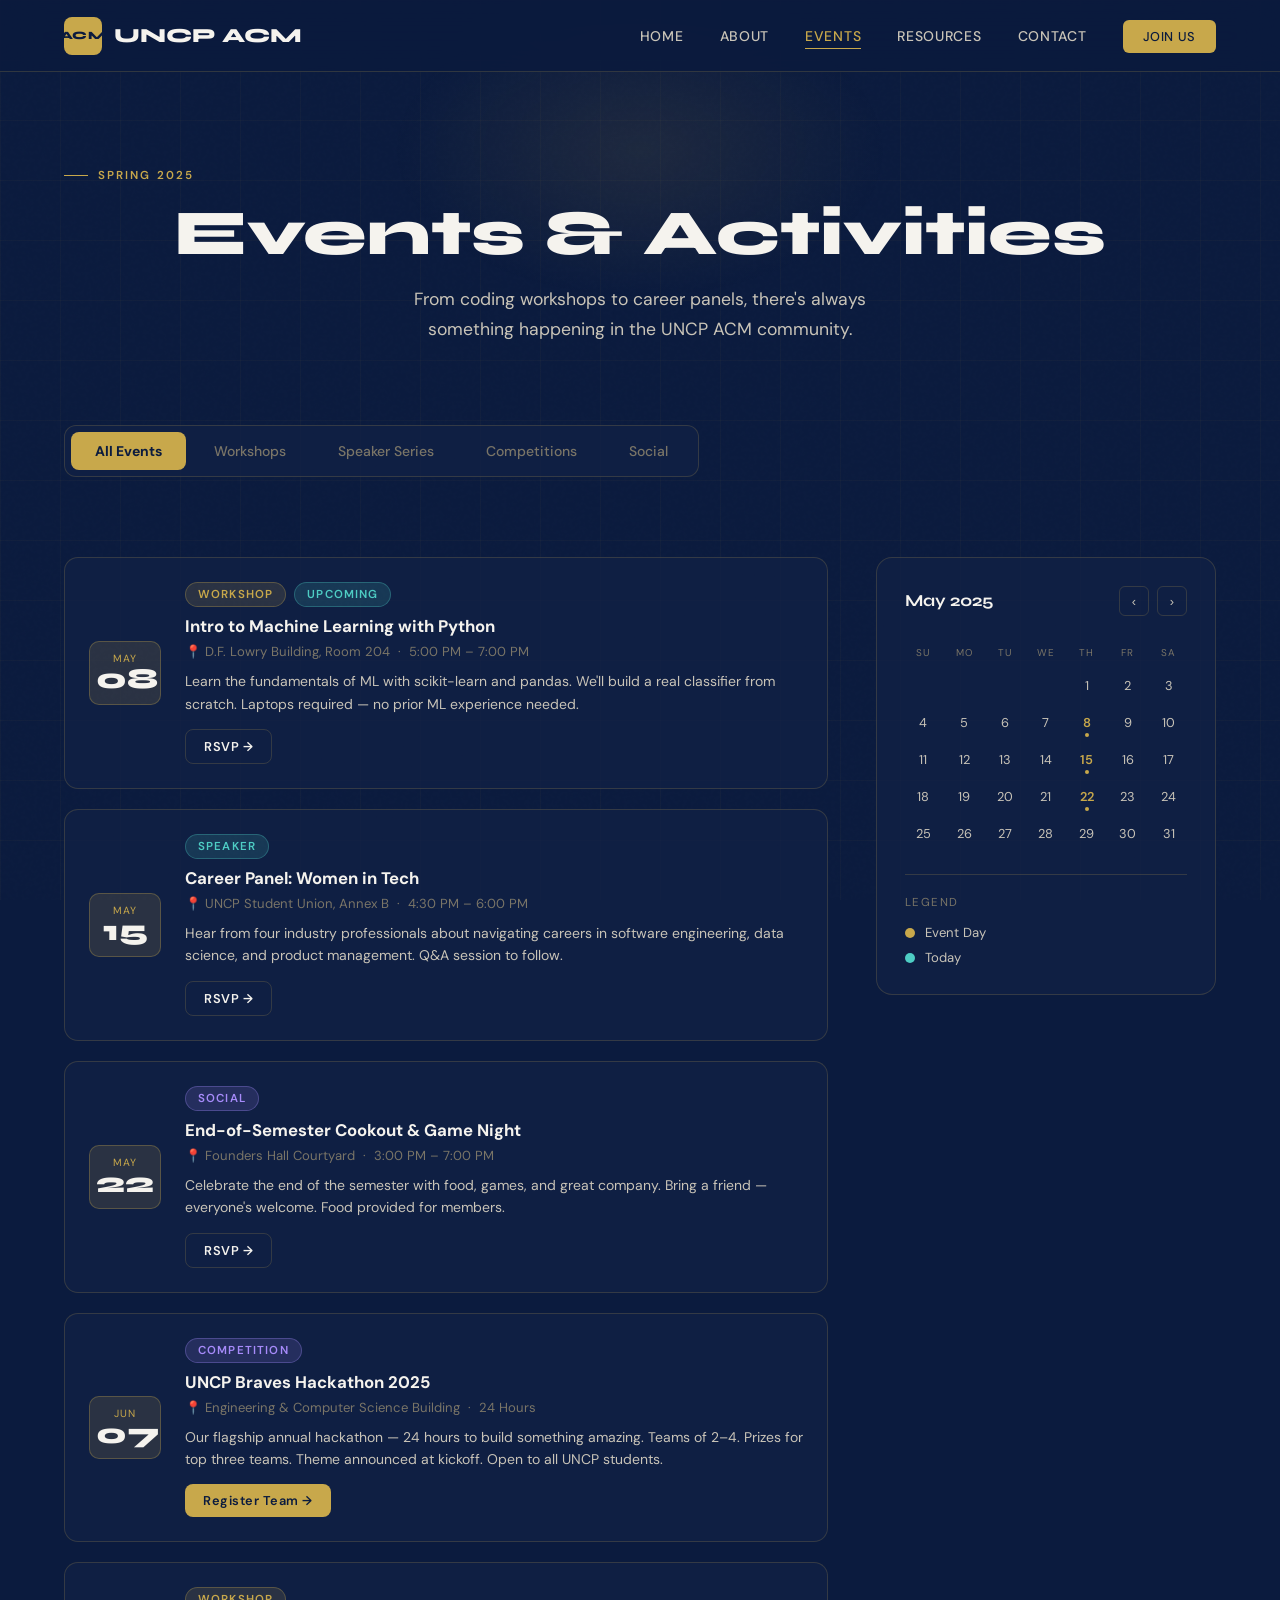
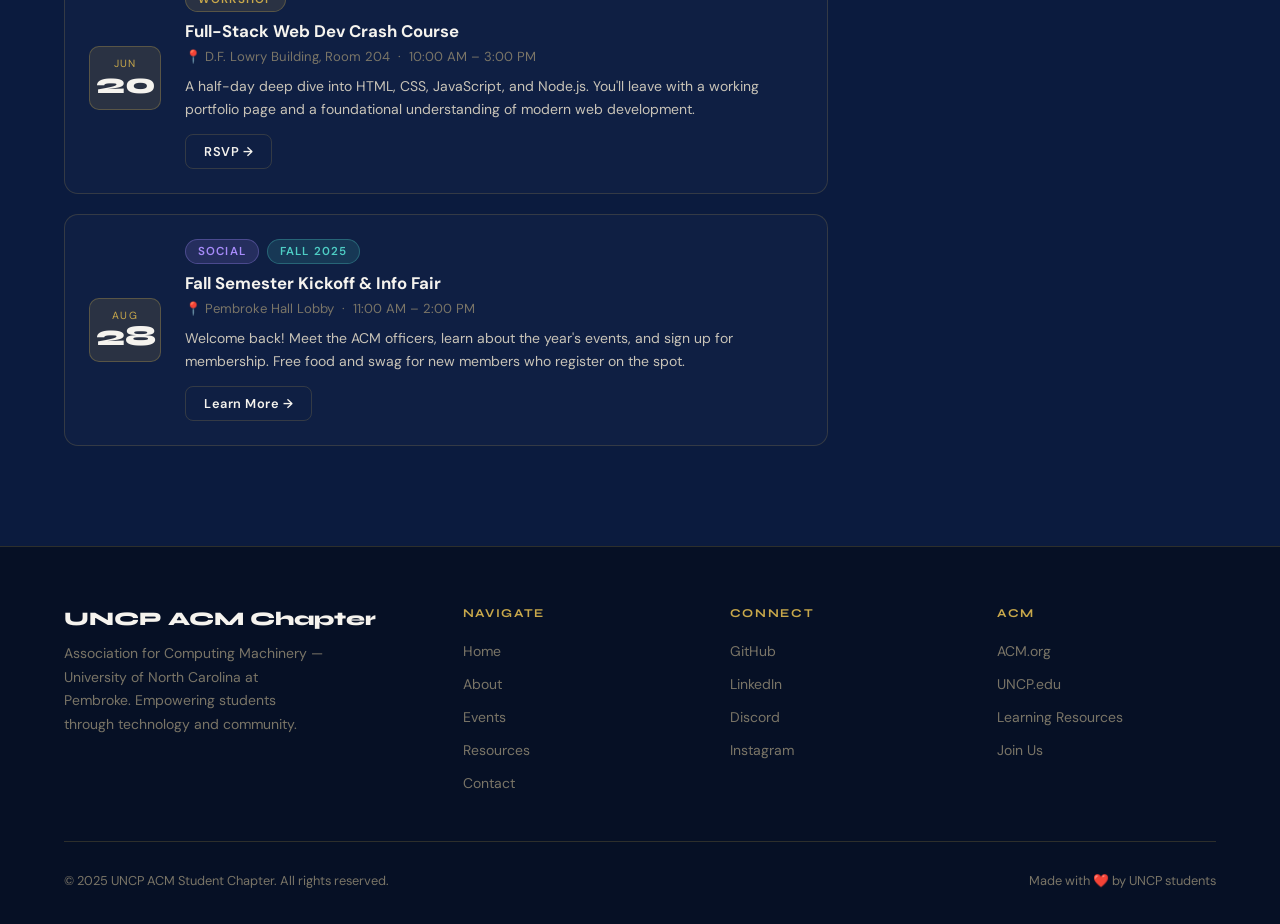
<file: uncp-acm-website/events.html>
<!DOCTYPE html>
<html lang="en">
<head>
  <meta charset="UTF-8" />
  <meta name="viewport" content="width=device-width, initial-scale=1.0" />
  <title>Events — UNCP ACM Chapter</title>
  <meta name="description" content="Browse upcoming workshops, speaker events, hackathons, and social gatherings hosted by the UNCP ACM Chapter." />
  <link rel="stylesheet" href="css/styles.css" />
  <link rel="icon" href="data:image/svg+xml,<svg xmlns='http://www.w3.org/2000/svg' viewBox='0 0 100 100'><text y='.9em' font-size='90'>💻</text></svg>" />
</head>
<body>

  <!-- NAVBAR -->
  <nav class="navbar" id="navbar">
    <a href="index.html" class="nav-logo">
      <div class="logo-badge">ACM</div>
      UNCP ACM
    </a>
    <ul class="nav-links" id="navLinks">
      <li><a href="index.html">Home</a></li>
      <li><a href="about.html">About</a></li>
      <li><a href="events.html">Events</a></li>
      <li><a href="resources.html">Resources</a></li>
      <li><a href="contact.html">Contact</a></li>
      <li><a href="contact.html" class="nav-cta">Join Us</a></li>
    </ul>
    <button class="nav-toggle" id="navToggle" aria-label="Toggle menu">
      <span></span><span></span><span></span>
    </button>
  </nav>

  <!-- PAGE HERO -->
  <div class="page-hero">
    <div class="page-hero-glow"></div>
    <div class="container">
      <div class="section-eyebrow" style="justify-content:center;">Spring 2025</div>
      <h1>Events &amp; Activities</h1>
      <p>From coding workshops to career panels, there's always something happening in the UNCP ACM community.</p>
    </div>
  </div>

  <!-- FILTER TABS -->
  <section style="padding: 0 0 40px;">
    <div class="container">
      <div class="resources-tabs" id="filterTabs">
        <button class="tab-btn active" data-filter="all">All Events</button>
        <button class="tab-btn" data-filter="workshop">Workshops</button>
        <button class="tab-btn" data-filter="speaker">Speaker Series</button>
        <button class="tab-btn" data-filter="competition">Competitions</button>
        <button class="tab-btn" data-filter="social">Social</button>
      </div>
    </div>
  </section>

  <!-- EVENTS + CALENDAR -->
  <section style="padding-top: 0;">
    <div class="container">
      <div class="events-layout">

        <!-- Events List -->
        <div class="events-list" id="eventsList">

          <!-- May 8 -->
          <div class="event-item reveal" data-category="workshop">
            <div class="event-date-box">
              <span class="event-month">May</span>
              <span class="event-day">08</span>
            </div>
            <div style="flex:1;">
              <div style="display:flex; gap:8px; flex-wrap:wrap; margin-bottom:8px;">
                <span class="badge badge-workshop">Workshop</span>
                <span class="badge badge-upcoming">Upcoming</span>
              </div>
              <div class="event-title">Intro to Machine Learning with Python</div>
              <div class="event-meta" style="margin-bottom:10px;">📍 D.F. Lowry Building, Room 204 &nbsp;·&nbsp; 5:00 PM – 7:00 PM</div>
              <p style="font-size:0.875rem; color:var(--text-body); line-height:1.6;">Learn the fundamentals of ML with scikit-learn and pandas. We'll build a real classifier from scratch. Laptops required — no prior ML experience needed.</p>
              <div style="margin-top: 14px;">
                <a href="contact.html" class="btn btn-outline" style="padding: 8px 18px; font-size:0.8rem;">RSVP →</a>
              </div>
            </div>
          </div>

          <!-- May 15 -->
          <div class="event-item reveal" data-category="speaker">
            <div class="event-date-box">
              <span class="event-month">May</span>
              <span class="event-day">15</span>
            </div>
            <div style="flex:1;">
              <div style="display:flex; gap:8px; flex-wrap:wrap; margin-bottom:8px;">
                <span class="badge badge-upcoming">Speaker</span>
              </div>
              <div class="event-title">Career Panel: Women in Tech</div>
              <div class="event-meta" style="margin-bottom:10px;">📍 UNCP Student Union, Annex B &nbsp;·&nbsp; 4:30 PM – 6:00 PM</div>
              <p style="font-size:0.875rem; color:var(--text-body); line-height:1.6;">Hear from four industry professionals about navigating careers in software engineering, data science, and product management. Q&A session to follow.</p>
              <div style="margin-top: 14px;">
                <a href="contact.html" class="btn btn-outline" style="padding: 8px 18px; font-size:0.8rem;">RSVP →</a>
              </div>
            </div>
          </div>

          <!-- May 22 -->
          <div class="event-item reveal" data-category="social">
            <div class="event-date-box">
              <span class="event-month">May</span>
              <span class="event-day">22</span>
            </div>
            <div style="flex:1;">
              <div style="display:flex; gap:8px; flex-wrap:wrap; margin-bottom:8px;">
                <span class="badge badge-social">Social</span>
              </div>
              <div class="event-title">End-of-Semester Cookout &amp; Game Night</div>
              <div class="event-meta" style="margin-bottom:10px;">📍 Founders Hall Courtyard &nbsp;·&nbsp; 3:00 PM – 7:00 PM</div>
              <p style="font-size:0.875rem; color:var(--text-body); line-height:1.6;">Celebrate the end of the semester with food, games, and great company. Bring a friend — everyone's welcome. Food provided for members.</p>
              <div style="margin-top: 14px;">
                <a href="contact.html" class="btn btn-outline" style="padding: 8px 18px; font-size:0.8rem;">RSVP →</a>
              </div>
            </div>
          </div>

          <!-- June 7 — Hackathon -->
          <div class="event-item reveal" data-category="competition">
            <div class="event-date-box">
              <span class="event-month">Jun</span>
              <span class="event-day">07</span>
            </div>
            <div style="flex:1;">
              <div style="display:flex; gap:8px; flex-wrap:wrap; margin-bottom:8px;">
                <span class="badge" style="background:rgba(167,139,250,0.15);color:#a78bfa;border:1px solid rgba(167,139,250,0.3);">Competition</span>
              </div>
              <div class="event-title">UNCP Braves Hackathon 2025</div>
              <div class="event-meta" style="margin-bottom:10px;">📍 Engineering &amp; Computer Science Building &nbsp;·&nbsp; 24 Hours</div>
              <p style="font-size:0.875rem; color:var(--text-body); line-height:1.6;">Our flagship annual hackathon — 24 hours to build something amazing. Teams of 2–4. Prizes for top three teams. Theme announced at kickoff. Open to all UNCP students.</p>
              <div style="margin-top: 14px;">
                <a href="contact.html" class="btn btn-primary" style="padding: 8px 18px; font-size:0.8rem;">Register Team →</a>
              </div>
            </div>
          </div>

          <!-- June 20 — Web Dev -->
          <div class="event-item reveal" data-category="workshop">
            <div class="event-date-box">
              <span class="event-month">Jun</span>
              <span class="event-day">20</span>
            </div>
            <div style="flex:1;">
              <div style="display:flex; gap:8px; flex-wrap:wrap; margin-bottom:8px;">
                <span class="badge badge-workshop">Workshop</span>
              </div>
              <div class="event-title">Full-Stack Web Dev Crash Course</div>
              <div class="event-meta" style="margin-bottom:10px;">📍 D.F. Lowry Building, Room 204 &nbsp;·&nbsp; 10:00 AM – 3:00 PM</div>
              <p style="font-size:0.875rem; color:var(--text-body); line-height:1.6;">A half-day deep dive into HTML, CSS, JavaScript, and Node.js. You'll leave with a working portfolio page and a foundational understanding of modern web development.</p>
              <div style="margin-top: 14px;">
                <a href="contact.html" class="btn btn-outline" style="padding: 8px 18px; font-size:0.8rem;">RSVP →</a>
              </div>
            </div>
          </div>

          <!-- August — Fall Kickoff -->
          <div class="event-item reveal" data-category="social">
            <div class="event-date-box">
              <span class="event-month">Aug</span>
              <span class="event-day">28</span>
            </div>
            <div style="flex:1;">
              <div style="display:flex; gap:8px; flex-wrap:wrap; margin-bottom:8px;">
                <span class="badge badge-social">Social</span>
                <span class="badge badge-upcoming">Fall 2025</span>
              </div>
              <div class="event-title">Fall Semester Kickoff &amp; Info Fair</div>
              <div class="event-meta" style="margin-bottom:10px;">📍 Pembroke Hall Lobby &nbsp;·&nbsp; 11:00 AM – 2:00 PM</div>
              <p style="font-size:0.875rem; color:var(--text-body); line-height:1.6;">Welcome back! Meet the ACM officers, learn about the year's events, and sign up for membership. Free food and swag for new members who register on the spot.</p>
              <div style="margin-top: 14px;">
                <a href="contact.html" class="btn btn-outline" style="padding: 8px 18px; font-size:0.8rem;">Learn More →</a>
              </div>
            </div>
          </div>

        </div>

        <!-- Calendar Widget -->
        <div class="calendar-widget reveal">
          <div class="cal-header">
            <h3 id="calMonthYear">May 2025</h3>
            <div class="cal-nav">
              <button id="calPrev" aria-label="Previous month">&#8249;</button>
              <button id="calNext" aria-label="Next month">&#8250;</button>
            </div>
          </div>
          <div class="cal-grid" id="calGrid">
            <!-- Populated by JS -->
          </div>
          <div style="margin-top: 24px; padding-top: 20px; border-top: 1px solid var(--border);">
            <div style="font-size: 0.72rem; text-transform: uppercase; letter-spacing: 0.12em; color: var(--text-dim); margin-bottom: 14px;">Legend</div>
            <div style="display:flex; flex-direction:column; gap:8px;">
              <div style="display:flex; align-items:center; gap:10px; font-size:0.82rem; color:var(--text-body);">
                <div style="width:10px;height:10px;border-radius:50%;background:var(--gold);"></div> Event Day
              </div>
              <div style="display:flex; align-items:center; gap:10px; font-size:0.82rem; color:var(--text-body);">
                <div style="width:10px;height:10px;border-radius:50%;background:var(--accent-cyan);"></div> Today
              </div>
            </div>
          </div>
        </div>

      </div>
    </div>
  </section>

  <!-- FOOTER -->
  <footer>
    <div class="container">
      <div class="footer-grid">
        <div class="footer-brand">
          <div class="brand-name">UNCP ACM Chapter</div>
          <p>Association for Computing Machinery — University of North Carolina at Pembroke. Empowering students through technology and community.</p>
        </div>
        <div class="footer-col">
          <h4>Navigate</h4>
          <ul>
            <li><a href="index.html">Home</a></li>
            <li><a href="about.html">About</a></li>
            <li><a href="events.html">Events</a></li>
            <li><a href="resources.html">Resources</a></li>
            <li><a href="contact.html">Contact</a></li>
          </ul>
        </div>
        <div class="footer-col">
          <h4>Connect</h4>
          <ul>
            <li><a href="#">GitHub</a></li>
            <li><a href="#">LinkedIn</a></li>
            <li><a href="#">Discord</a></li>
            <li><a href="#">Instagram</a></li>
          </ul>
        </div>
        <div class="footer-col">
          <h4>ACM</h4>
          <ul>
            <li><a href="https://www.acm.org" target="_blank">ACM.org</a></li>
            <li><a href="https://www.uncp.edu" target="_blank">UNCP.edu</a></li>
            <li><a href="resources.html">Learning Resources</a></li>
            <li><a href="contact.html">Join Us</a></li>
          </ul>
        </div>
      </div>
      <div class="footer-bottom">
        <p>&copy; 2025 UNCP ACM Student Chapter. All rights reserved.</p>
        <p>Made with ❤️ by UNCP students</p>
      </div>
    </div>
  </footer>

  <script src="js/main.js"></script>
  <script src="js/events.js"></script>
</body>
</html>
</file>
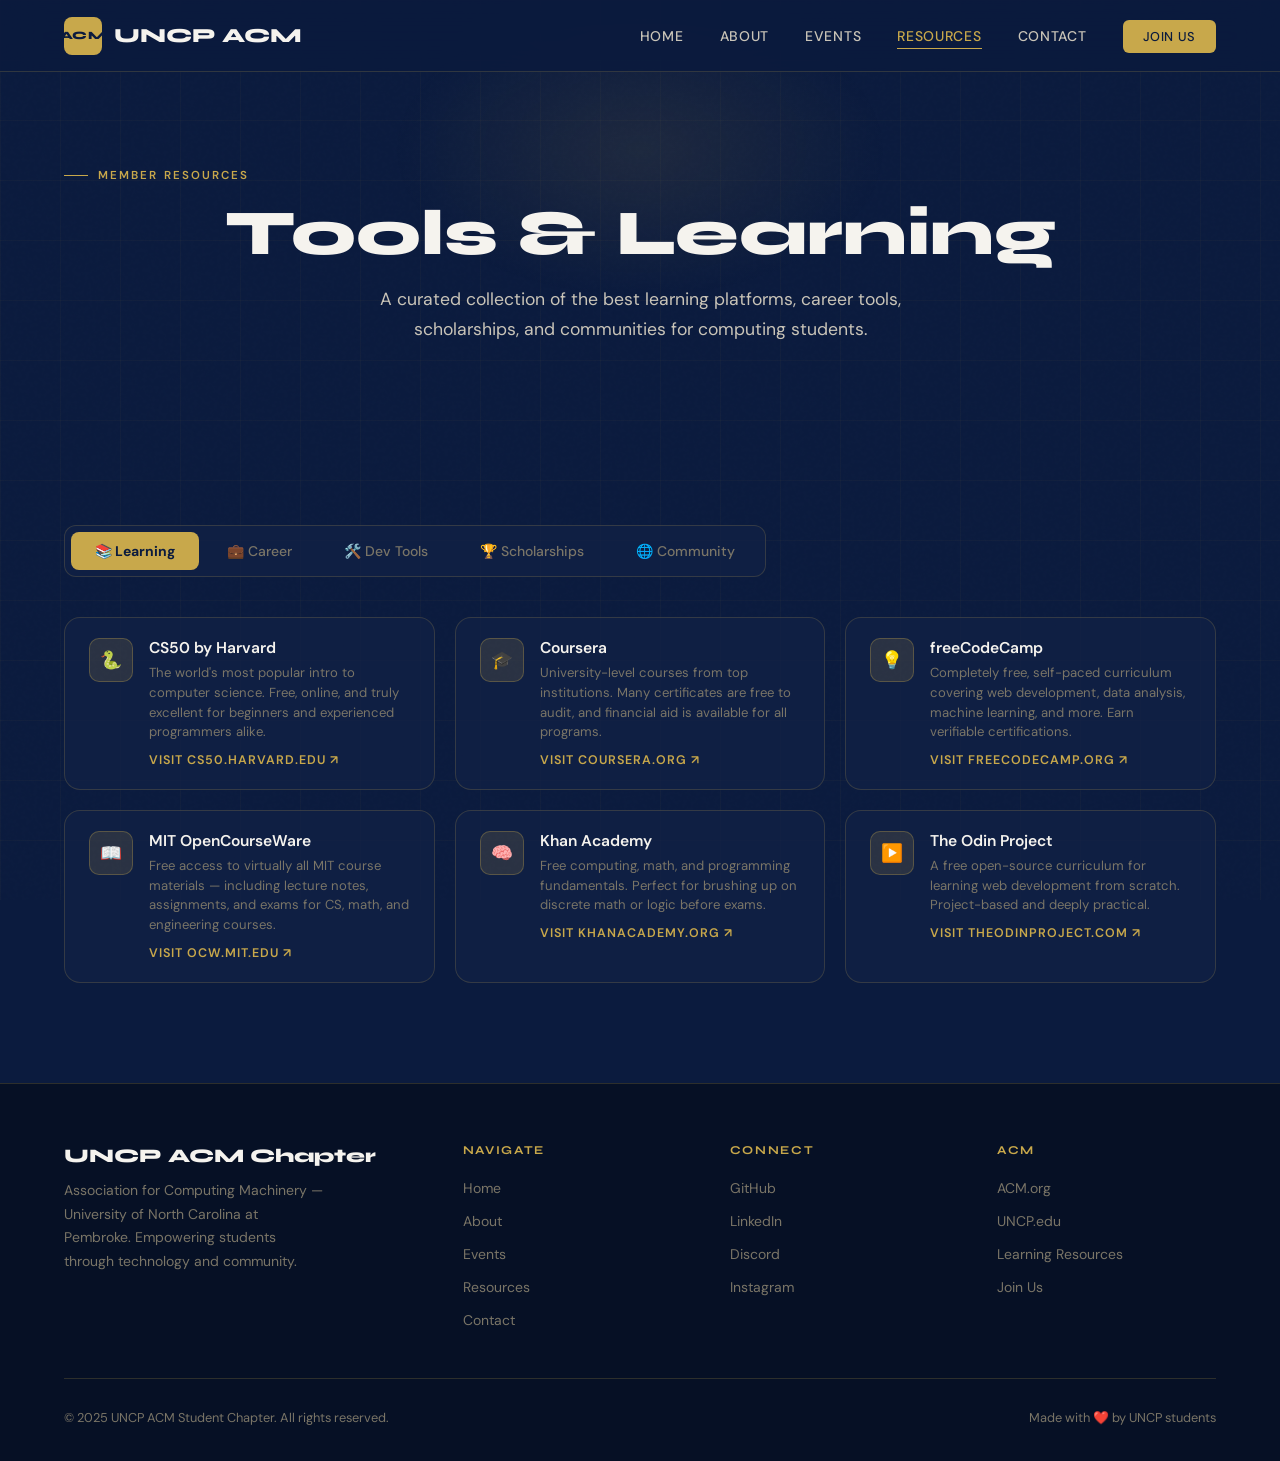
<file: uncp-acm-website/resources.html>
<!DOCTYPE html>
<html lang="en">
<head>
  <meta charset="UTF-8" />
  <meta name="viewport" content="width=device-width, initial-scale=1.0" />
  <title>Resources — UNCP ACM Chapter</title>
  <meta name="description" content="Curated learning resources, tools, scholarships, and career links for UNCP ACM members." />
  <link rel="stylesheet" href="css/styles.css" />
  <link rel="icon" href="data:image/svg+xml,<svg xmlns='http://www.w3.org/2000/svg' viewBox='0 0 100 100'><text y='.9em' font-size='90'>💻</text></svg>" />
</head>
<body>

  <!-- NAVBAR -->
  <nav class="navbar" id="navbar">
    <a href="index.html" class="nav-logo">
      <div class="logo-badge">ACM</div>
      UNCP ACM
    </a>
    <ul class="nav-links" id="navLinks">
      <li><a href="index.html">Home</a></li>
      <li><a href="about.html">About</a></li>
      <li><a href="events.html">Events</a></li>
      <li><a href="resources.html">Resources</a></li>
      <li><a href="contact.html">Contact</a></li>
      <li><a href="contact.html" class="nav-cta">Join Us</a></li>
    </ul>
    <button class="nav-toggle" id="navToggle" aria-label="Toggle menu">
      <span></span><span></span><span></span>
    </button>
  </nav>

  <!-- PAGE HERO -->
  <div class="page-hero">
    <div class="page-hero-glow"></div>
    <div class="container">
      <div class="section-eyebrow" style="justify-content:center;">Member Resources</div>
      <h1>Tools &amp; Learning</h1>
      <p>A curated collection of the best learning platforms, career tools, scholarships, and communities for computing students.</p>
    </div>
  </div>

  <!-- RESOURCES SECTION -->
  <section>
    <div class="container">

      <!-- Tabs -->
      <div class="resources-tabs" id="resourceTabs">
        <button class="tab-btn active" data-tab="learning">📚 Learning</button>
        <button class="tab-btn" data-tab="career">💼 Career</button>
        <button class="tab-btn" data-tab="tools">🛠️ Dev Tools</button>
        <button class="tab-btn" data-tab="scholarships">🏆 Scholarships</button>
        <button class="tab-btn" data-tab="community">🌐 Community</button>
      </div>

      <!-- Learning Tab -->
      <div class="tab-content active" id="tab-learning">
        <div class="card resource-card">
          <div class="resource-icon">🐍</div>
          <div>
            <div class="resource-name">CS50 by Harvard</div>
            <div class="resource-desc">The world's most popular intro to computer science. Free, online, and truly excellent for beginners and experienced programmers alike.</div>
            <a href="https://cs50.harvard.edu" target="_blank" class="resource-link">Visit cs50.harvard.edu ↗</a>
          </div>
        </div>
        <div class="card resource-card">
          <div class="resource-icon">🎓</div>
          <div>
            <div class="resource-name">Coursera</div>
            <div class="resource-desc">University-level courses from top institutions. Many certificates are free to audit, and financial aid is available for all programs.</div>
            <a href="https://www.coursera.org" target="_blank" class="resource-link">Visit coursera.org ↗</a>
          </div>
        </div>
        <div class="card resource-card">
          <div class="resource-icon">💡</div>
          <div>
            <div class="resource-name">freeCodeCamp</div>
            <div class="resource-desc">Completely free, self-paced curriculum covering web development, data analysis, machine learning, and more. Earn verifiable certifications.</div>
            <a href="https://www.freecodecamp.org" target="_blank" class="resource-link">Visit freecodecamp.org ↗</a>
          </div>
        </div>
        <div class="card resource-card">
          <div class="resource-icon">📖</div>
          <div>
            <div class="resource-name">MIT OpenCourseWare</div>
            <div class="resource-desc">Free access to virtually all MIT course materials — including lecture notes, assignments, and exams for CS, math, and engineering courses.</div>
            <a href="https://ocw.mit.edu" target="_blank" class="resource-link">Visit ocw.mit.edu ↗</a>
          </div>
        </div>
        <div class="card resource-card">
          <div class="resource-icon">🧠</div>
          <div>
            <div class="resource-name">Khan Academy</div>
            <div class="resource-desc">Free computing, math, and programming fundamentals. Perfect for brushing up on discrete math or logic before exams.</div>
            <a href="https://www.khanacademy.org/computing" target="_blank" class="resource-link">Visit khanacademy.org ↗</a>
          </div>
        </div>
        <div class="card resource-card">
          <div class="resource-icon">▶️</div>
          <div>
            <div class="resource-name">The Odin Project</div>
            <div class="resource-desc">A free open-source curriculum for learning web development from scratch. Project-based and deeply practical.</div>
            <a href="https://www.theodinproject.com" target="_blank" class="resource-link">Visit theodinproject.com ↗</a>
          </div>
        </div>
      </div>

      <!-- Career Tab -->
      <div class="tab-content" id="tab-career">
        <div class="card resource-card">
          <div class="resource-icon">💻</div>
          <div>
            <div class="resource-name">LeetCode</div>
            <div class="resource-desc">The go-to platform for technical interview preparation. Practice data structures and algorithms problems used in real FAANG interviews.</div>
            <a href="https://leetcode.com" target="_blank" class="resource-link">Visit leetcode.com ↗</a>
          </div>
        </div>
        <div class="card resource-card">
          <div class="resource-icon">🤝</div>
          <div>
            <div class="resource-name">LinkedIn</div>
            <div class="resource-desc">Build your professional profile, connect with UNCP alumni in tech, and discover internship and full-time opportunities.</div>
            <a href="https://www.linkedin.com" target="_blank" class="resource-link">Visit linkedin.com ↗</a>
          </div>
        </div>
        <div class="card resource-card">
          <div class="resource-icon">🔍</div>
          <div>
            <div class="resource-name">Handshake</div>
            <div class="resource-desc">UNCP's official job and internship platform. Thousands of employers specifically recruiting from UNCP and similar institutions.</div>
            <a href="https://joinhandshake.com" target="_blank" class="resource-link">Visit joinhandshake.com ↗</a>
          </div>
        </div>
        <div class="card resource-card">
          <div class="resource-icon">📄</div>
          <div>
            <div class="resource-name">Resume.io</div>
            <div class="resource-desc">Build a polished, ATS-friendly resume quickly. Use their templates optimized for technical roles and internship applications.</div>
            <a href="https://resume.io" target="_blank" class="resource-link">Visit resume.io ↗</a>
          </div>
        </div>
        <div class="card resource-card">
          <div class="resource-icon">🏢</div>
          <div>
            <div class="resource-name">Glassdoor</div>
            <div class="resource-desc">Research companies, read real employee reviews, and find salary data for roles you're targeting. Prepare smarter for interviews.</div>
            <a href="https://www.glassdoor.com" target="_blank" class="resource-link">Visit glassdoor.com ↗</a>
          </div>
        </div>
        <div class="card resource-card">
          <div class="resource-icon">🧩</div>
          <div>
            <div class="resource-name">Pramp</div>
            <div class="resource-desc">Free peer-to-peer mock technical interviews. Practice live coding interviews with other students and get real-time feedback.</div>
            <a href="https://www.pramp.com" target="_blank" class="resource-link">Visit pramp.com ↗</a>
          </div>
        </div>
      </div>

      <!-- Dev Tools Tab -->
      <div class="tab-content" id="tab-tools">
        <div class="card resource-card">
          <div class="resource-icon">🐙</div>
          <div>
            <div class="resource-name">GitHub Student Developer Pack</div>
            <div class="resource-desc">Free access to 100+ developer tools — including GitHub Pro, JetBrains IDEs, Namecheap domains, and more. Apply with your .edu email.</div>
            <a href="https://education.github.com/pack" target="_blank" class="resource-link">Visit education.github.com ↗</a>
          </div>
        </div>
        <div class="card resource-card">
          <div class="resource-icon">☁️</div>
          <div>
            <div class="resource-name">AWS Educate</div>
            <div class="resource-desc">Free cloud computing training and AWS credits for students. Build real cloud projects and earn badges to show employers.</div>
            <a href="https://aws.amazon.com/education/awseducate/" target="_blank" class="resource-link">Visit aws.amazon.com/educate ↗</a>
          </div>
        </div>
        <div class="card resource-card">
          <div class="resource-icon">🔷</div>
          <div>
            <div class="resource-name">VS Code</div>
            <div class="resource-desc">The most popular code editor in the world. Free, extensible, and excellent for every language. Install the Live Share extension for pair programming.</div>
            <a href="https://code.visualstudio.com" target="_blank" class="resource-link">Visit code.visualstudio.com ↗</a>
          </div>
        </div>
        <div class="card resource-card">
          <div class="resource-icon">🚀</div>
          <div>
            <div class="resource-name">Vercel</div>
            <div class="resource-desc">Deploy web projects instantly for free. Perfect for hosting personal portfolios, React apps, and class projects with a real URL.</div>
            <a href="https://vercel.com" target="_blank" class="resource-link">Visit vercel.com ↗</a>
          </div>
        </div>
        <div class="card resource-card">
          <div class="resource-icon">🗃️</div>
          <div>
            <div class="resource-name">Supabase</div>
            <div class="resource-desc">Open-source Firebase alternative with PostgreSQL. Free tier is generous — great for building full-stack apps with auth and a real database.</div>
            <a href="https://supabase.com" target="_blank" class="resource-link">Visit supabase.com ↗</a>
          </div>
        </div>
        <div class="card resource-card">
          <div class="resource-icon">🎨</div>
          <div>
            <div class="resource-name">Figma</div>
            <div class="resource-desc">The industry-standard UI/UX design tool. Free for students. Use it to prototype apps before building them or to sharpen your design skills.</div>
            <a href="https://www.figma.com" target="_blank" class="resource-link">Visit figma.com ↗</a>
          </div>
        </div>
      </div>

      <!-- Scholarships Tab -->
      <div class="tab-content" id="tab-scholarships">
        <div class="card resource-card">
          <div class="resource-icon">🏅</div>
          <div>
            <div class="resource-name">ACM / ICPC Scholarship</div>
            <div class="resource-desc">ACM offers several scholarships for computing students, particularly for those involved in competitions and research activities.</div>
            <a href="https://www.acm.org/education/scholarships" target="_blank" class="resource-link">Visit acm.org ↗</a>
          </div>
        </div>
        <div class="card resource-card">
          <div class="resource-icon">💎</div>
          <div>
            <div class="resource-name">Google Scholarships</div>
            <div class="resource-desc">Google offers the Generation Google Scholarship for women and underrepresented groups in CS. $10,000 award plus mentorship opportunities.</div>
            <a href="https://buildyourfuture.withgoogle.com/scholarships" target="_blank" class="resource-link">Visit buildyourfuture.withgoogle.com ↗</a>
          </div>
        </div>
        <div class="card resource-card">
          <div class="resource-icon">🌟</div>
          <div>
            <div class="resource-name">Microsoft TEALS Scholarship</div>
            <div class="resource-desc">Supports students pursuing CS degrees, especially from underrepresented communities. Check eligibility and deadlines each fall.</div>
            <a href="https://www.microsoft.com/en-us/teals" target="_blank" class="resource-link">Visit microsoft.com ↗</a>
          </div>
        </div>
        <div class="card resource-card">
          <div class="resource-icon">🎓</div>
          <div>
            <div class="resource-name">UNCF Scholarships</div>
            <div class="resource-desc">The United Negro College Fund offers dozens of tech-focused scholarships for students at HBCUs and minority-serving institutions like UNCP.</div>
            <a href="https://uncf.org/scholarships" target="_blank" class="resource-link">Visit uncf.org ↗</a>
          </div>
        </div>
        <div class="card resource-card">
          <div class="resource-icon">💰</div>
          <div>
            <div class="resource-name">Fastweb</div>
            <div class="resource-desc">The largest free scholarship search database. Create a profile and get matched to scholarships you're actually eligible for.</div>
            <a href="https://www.fastweb.com" target="_blank" class="resource-link">Visit fastweb.com ↗</a>
          </div>
        </div>
        <div class="card resource-card">
          <div class="resource-icon">🏛️</div>
          <div>
            <div class="resource-name">UNCP Financial Aid &amp; Scholarships</div>
            <div class="resource-desc">UNCP's own scholarship portal — check for department-specific awards in CS and IT that many students overlook.</div>
            <a href="https://www.uncp.edu/admissions/scholarships-aid" target="_blank" class="resource-link">Visit uncp.edu ↗</a>
          </div>
        </div>
      </div>

      <!-- Community Tab -->
      <div class="tab-content" id="tab-community">
        <div class="card resource-card">
          <div class="resource-icon">💬</div>
          <div>
            <div class="resource-name">UNCP ACM Discord</div>
            <div class="resource-desc">Join our chapter's Discord server to chat with members, get homework help, share resources, and stay up to date on events.</div>
            <a href="contact.html" class="resource-link">Get Invite Link →</a>
          </div>
        </div>
        <div class="card resource-card">
          <div class="resource-icon">🧑‍💻</div>
          <div>
            <div class="resource-name">Dev.to</div>
            <div class="resource-desc">A community of software developers sharing articles, tutorials, and career advice. Great for writing your first tech blog post.</div>
            <a href="https://dev.to" target="_blank" class="resource-link">Visit dev.to ↗</a>
          </div>
        </div>
        <div class="card resource-card">
          <div class="resource-icon">🤖</div>
          <div>
            <div class="resource-name">Hacker News</div>
            <div class="resource-desc">Y Combinator's community for tech and startup news. Read it daily to stay informed about what's happening in the industry.</div>
            <a href="https://news.ycombinator.com" target="_blank" class="resource-link">Visit news.ycombinator.com ↗</a>
          </div>
        </div>
        <div class="card resource-card">
          <div class="resource-icon">📡</div>
          <div>
            <div class="resource-name">Stack Overflow</div>
            <div class="resource-desc">The world's largest developer Q&amp;A community. Chances are your bug has already been solved here. Also a great place to contribute answers.</div>
            <a href="https://stackoverflow.com" target="_blank" class="resource-link">Visit stackoverflow.com ↗</a>
          </div>
        </div>
        <div class="card resource-card">
          <div class="resource-icon">🌍</div>
          <div>
            <div class="resource-name">ACM Digital Library</div>
            <div class="resource-desc">Access to the world's largest computing research database. ACM student members get free access to papers and publications.</div>
            <a href="https://dl.acm.org" target="_blank" class="resource-link">Visit dl.acm.org ↗</a>
          </div>
        </div>
        <div class="card resource-card">
          <div class="resource-icon">🐦</div>
          <div>
            <div class="resource-name">CodeNewbie Community</div>
            <div class="resource-desc">A supportive community for people learning to code. Weekly chats, podcasts, and a friendly space for beginners to ask questions without judgment.</div>
            <a href="https://community.codenewbie.org" target="_blank" class="resource-link">Visit community.codenewbie.org ↗</a>
          </div>
        </div>
      </div>

    </div>
  </section>

  <!-- FOOTER -->
  <footer>
    <div class="container">
      <div class="footer-grid">
        <div class="footer-brand">
          <div class="brand-name">UNCP ACM Chapter</div>
          <p>Association for Computing Machinery — University of North Carolina at Pembroke. Empowering students through technology and community.</p>
        </div>
        <div class="footer-col">
          <h4>Navigate</h4>
          <ul>
            <li><a href="index.html">Home</a></li>
            <li><a href="about.html">About</a></li>
            <li><a href="events.html">Events</a></li>
            <li><a href="resources.html">Resources</a></li>
            <li><a href="contact.html">Contact</a></li>
          </ul>
        </div>
        <div class="footer-col">
          <h4>Connect</h4>
          <ul>
            <li><a href="#">GitHub</a></li>
            <li><a href="#">LinkedIn</a></li>
            <li><a href="#">Discord</a></li>
            <li><a href="#">Instagram</a></li>
          </ul>
        </div>
        <div class="footer-col">
          <h4>ACM</h4>
          <ul>
            <li><a href="https://www.acm.org" target="_blank">ACM.org</a></li>
            <li><a href="https://www.uncp.edu" target="_blank">UNCP.edu</a></li>
            <li><a href="resources.html">Learning Resources</a></li>
            <li><a href="contact.html">Join Us</a></li>
          </ul>
        </div>
      </div>
      <div class="footer-bottom">
        <p>&copy; 2025 UNCP ACM Student Chapter. All rights reserved.</p>
        <p>Made with ❤️ by UNCP students</p>
      </div>
    </div>
  </footer>

  <script src="js/main.js"></script>
  <script src="js/resources.js"></script>
</body>
</html>
</file>
<file: uncp-acm-website/css/styles.css>
/* =============================================
   UNCP ACM CHAPTER — MAIN STYLESHEET
   ============================================= */

@import url('https://fonts.googleapis.com/css2?family=Syne:wght@400;600;700;800&family=DM+Sans:ital,wght@0,300;0,400;0,500;1,300&display=swap');

/* ---- CSS Variables ---- */
:root {
  --gold: #C8A84B;
  --gold-light: #E2C472;
  --gold-dim: rgba(200,168,75,0.15);
  --navy: #0B1B3E;
  --navy-mid: #122147;
  --navy-light: #1A2F5E;
  --white: #F5F3EE;
  --off-white: #EAE6DC;
  --text-body: #C9C4B8;
  --text-dim: #7A7567;
  --accent-cyan: #4ECDC4;
  --card-bg: rgba(18, 33, 71, 0.7);
  --border: rgba(200,168,75,0.2);
  --transition: 0.3s cubic-bezier(0.25, 0.46, 0.45, 0.94);
}

/* ---- Reset & Base ---- */
*, *::before, *::after { box-sizing: border-box; margin: 0; padding: 0; }

html { scroll-behavior: smooth; font-size: 16px; }

body {
  font-family: 'DM Sans', sans-serif;
  background-color: var(--navy);
  color: var(--text-body);
  min-height: 100vh;
  overflow-x: hidden;
}

/* ---- Background Grid Texture ---- */
body::before {
  content: '';
  position: fixed;
  inset: 0;
  background-image:
    linear-gradient(rgba(200,168,75,0.04) 1px, transparent 1px),
    linear-gradient(90deg, rgba(200,168,75,0.04) 1px, transparent 1px);
  background-size: 60px 60px;
  pointer-events: none;
  z-index: 0;
}

/* ---- Noise Overlay ---- */
body::after {
  content: '';
  position: fixed;
  inset: 0;
  background-image: url("data:image/svg+xml,%3Csvg viewBox='0 0 256 256' xmlns='http://www.w3.org/2000/svg'%3E%3Cfilter id='noise'%3E%3CfeTurbulence type='fractalNoise' baseFrequency='0.9' numOctaves='4' stitchTiles='stitch'/%3E%3C/filter%3E%3Crect width='100%25' height='100%25' filter='url(%23noise)' opacity='0.04'/%3E%3C/svg%3E");
  opacity: 0.3;
  pointer-events: none;
  z-index: 0;
}

/* ---- Typography ---- */
h1, h2, h3, h4, h5 {
  font-family: 'Syne', sans-serif;
  color: var(--white);
  line-height: 1.1;
}

a { color: var(--gold); text-decoration: none; transition: color var(--transition); }
a:hover { color: var(--gold-light); }

p { line-height: 1.7; }

/* ---- Layout Utility ---- */
.container {
  width: 90%;
  max-width: 1200px;
  margin: 0 auto;
  position: relative;
  z-index: 1;
}

section { padding: 100px 0; }

/* =============================================
   NAVIGATION
   ============================================= */
.navbar {
  position: fixed;
  top: 0; left: 0; right: 0;
  z-index: 1000;
  padding: 0 5%;
  height: 72px;
  display: flex;
  align-items: center;
  justify-content: space-between;
  background: rgba(11, 27, 62, 0.85);
  backdrop-filter: blur(20px);
  border-bottom: 1px solid var(--border);
  transition: all var(--transition);
}

.navbar.scrolled {
  height: 60px;
  background: rgba(11, 27, 62, 0.97);
}

.nav-logo {
  display: flex;
  align-items: center;
  gap: 12px;
  font-family: 'Syne', sans-serif;
  font-weight: 800;
  font-size: 1.25rem;
  color: var(--white);
  text-decoration: none;
}

.nav-logo .logo-badge {
  width: 38px; height: 38px;
  background: var(--gold);
  border-radius: 8px;
  display: flex;
  align-items: center;
  justify-content: center;
  font-size: 0.7rem;
  font-weight: 800;
  color: var(--navy);
  letter-spacing: 0.05em;
  flex-shrink: 0;
}

.nav-links {
  display: flex;
  align-items: center;
  gap: 36px;
  list-style: none;
}

.nav-links a {
  font-size: 0.875rem;
  font-weight: 500;
  color: var(--text-body);
  letter-spacing: 0.05em;
  text-transform: uppercase;
  transition: color var(--transition);
  position: relative;
}

.nav-links a::after {
  content: '';
  position: absolute;
  bottom: -4px; left: 0;
  width: 0; height: 1px;
  background: var(--gold);
  transition: width var(--transition);
}

.nav-links a:hover,
.nav-links a.active { color: var(--gold); }
.nav-links a:hover::after,
.nav-links a.active::after { width: 100%; }

.nav-cta {
  background: var(--gold);
  color: var(--navy) !important;
  padding: 8px 20px;
  border-radius: 6px;
  font-weight: 700;
  font-size: 0.8rem !important;
  letter-spacing: 0.08em;
  transition: background var(--transition), transform var(--transition) !important;
}

.nav-cta::after { display: none !important; }
.nav-cta:hover { background: var(--gold-light) !important; color: var(--navy) !important; transform: translateY(-1px); }

.nav-toggle {
  display: none;
  flex-direction: column;
  gap: 5px;
  cursor: pointer;
  padding: 4px;
}

.nav-toggle span {
  display: block;
  width: 24px; height: 2px;
  background: var(--white);
  border-radius: 2px;
  transition: all var(--transition);
}

/* =============================================
   HERO SECTION
   ============================================= */
.hero {
  min-height: 100vh;
  display: flex;
  align-items: center;
  padding-top: 72px;
  position: relative;
  overflow: hidden;
}

.hero-glow {
  position: absolute;
  width: 700px; height: 700px;
  border-radius: 50%;
  background: radial-gradient(circle, rgba(200,168,75,0.12) 0%, transparent 70%);
  top: -200px; right: -200px;
  pointer-events: none;
  animation: pulse 8s ease-in-out infinite;
}

.hero-glow-2 {
  position: absolute;
  width: 400px; height: 400px;
  border-radius: 50%;
  background: radial-gradient(circle, rgba(78,205,196,0.08) 0%, transparent 70%);
  bottom: 0; left: 10%;
  pointer-events: none;
  animation: pulse 10s ease-in-out infinite 2s;
}

@keyframes pulse {
  0%, 100% { transform: scale(1); opacity: 1; }
  50% { transform: scale(1.1); opacity: 0.7; }
}

.hero-content {
  position: relative;
  z-index: 1;
  max-width: 800px;
}

.hero-eyebrow {
  display: inline-flex;
  align-items: center;
  gap: 10px;
  font-size: 0.75rem;
  font-weight: 600;
  letter-spacing: 0.15em;
  text-transform: uppercase;
  color: var(--gold);
  margin-bottom: 28px;
  opacity: 0;
  animation: fadeUp 0.8s ease forwards 0.2s;
}

.hero-eyebrow::before {
  content: '';
  width: 32px; height: 1px;
  background: var(--gold);
}

.hero-title {
  font-size: clamp(3rem, 7vw, 5.5rem);
  font-weight: 800;
  color: var(--white);
  margin-bottom: 24px;
  opacity: 0;
  animation: fadeUp 0.8s ease forwards 0.4s;
}

.hero-title .highlight {
  color: var(--gold);
  position: relative;
}

.hero-title .highlight::after {
  content: '';
  position: absolute;
  bottom: 4px; left: 0; right: 0;
  height: 3px;
  background: var(--gold);
  opacity: 0.3;
}

.hero-sub {
  font-size: 1.125rem;
  color: var(--text-body);
  line-height: 1.8;
  max-width: 560px;
  margin-bottom: 48px;
  opacity: 0;
  animation: fadeUp 0.8s ease forwards 0.6s;
}

.hero-actions {
  display: flex;
  gap: 16px;
  flex-wrap: wrap;
  opacity: 0;
  animation: fadeUp 0.8s ease forwards 0.8s;
}

.hero-stats {
  display: flex;
  gap: 48px;
  margin-top: 80px;
  padding-top: 48px;
  border-top: 1px solid var(--border);
  opacity: 0;
  animation: fadeUp 0.8s ease forwards 1s;
}

.stat-item { text-align: left; }

.stat-number {
  font-family: 'Syne', sans-serif;
  font-size: 2.5rem;
  font-weight: 800;
  color: var(--gold);
  line-height: 1;
  margin-bottom: 6px;
}

.stat-label {
  font-size: 0.8rem;
  text-transform: uppercase;
  letter-spacing: 0.1em;
  color: var(--text-dim);
}

@keyframes fadeUp {
  from { opacity: 0; transform: translateY(24px); }
  to { opacity: 1; transform: translateY(0); }
}

/* =============================================
   BUTTONS
   ============================================= */
.btn {
  display: inline-flex;
  align-items: center;
  gap: 8px;
  padding: 14px 28px;
  border-radius: 8px;
  font-family: 'DM Sans', sans-serif;
  font-weight: 600;
  font-size: 0.9rem;
  letter-spacing: 0.04em;
  cursor: pointer;
  border: none;
  transition: all var(--transition);
  text-decoration: none;
}

.btn-primary {
  background: var(--gold);
  color: var(--navy);
}

.btn-primary:hover {
  background: var(--gold-light);
  color: var(--navy);
  transform: translateY(-2px);
  box-shadow: 0 8px 30px rgba(200,168,75,0.3);
}

.btn-outline {
  background: transparent;
  color: var(--white);
  border: 1px solid var(--border);
}

.btn-outline:hover {
  border-color: var(--gold);
  color: var(--gold);
  transform: translateY(-2px);
}

/* =============================================
   SECTION HEADERS
   ============================================= */
.section-header {
  margin-bottom: 64px;
}

.section-eyebrow {
  display: inline-flex;
  align-items: center;
  gap: 10px;
  font-size: 0.72rem;
  font-weight: 600;
  letter-spacing: 0.18em;
  text-transform: uppercase;
  color: var(--gold);
  margin-bottom: 16px;
}

.section-eyebrow::before {
  content: '';
  width: 24px; height: 1px;
  background: var(--gold);
}

.section-title {
  font-size: clamp(2rem, 4vw, 3rem);
  font-weight: 800;
  color: var(--white);
  margin-bottom: 16px;
}

.section-desc {
  font-size: 1.05rem;
  color: var(--text-body);
  max-width: 540px;
  line-height: 1.8;
}

/* =============================================
   CARDS
   ============================================= */
.card {
  background: var(--card-bg);
  border: 1px solid var(--border);
  border-radius: 16px;
  padding: 32px;
  transition: all var(--transition);
  position: relative;
  overflow: hidden;
}

.card::before {
  content: '';
  position: absolute;
  top: 0; left: 0; right: 0;
  height: 2px;
  background: linear-gradient(90deg, transparent, var(--gold), transparent);
  opacity: 0;
  transition: opacity var(--transition);
}

.card:hover {
  border-color: rgba(200,168,75,0.4);
  transform: translateY(-4px);
  box-shadow: 0 20px 60px rgba(0,0,0,0.3);
}

.card:hover::before { opacity: 1; }

/* =============================================
   ABOUT / FEATURES
   ============================================= */
.features-grid {
  display: grid;
  grid-template-columns: repeat(auto-fit, minmax(280px, 1fr));
  gap: 24px;
}

.feature-icon {
  width: 52px; height: 52px;
  background: var(--gold-dim);
  border: 1px solid rgba(200,168,75,0.3);
  border-radius: 12px;
  display: flex;
  align-items: center;
  justify-content: center;
  font-size: 1.4rem;
  margin-bottom: 20px;
}

.feature-title {
  font-size: 1.15rem;
  font-weight: 700;
  color: var(--white);
  margin-bottom: 10px;
}

.feature-text {
  font-size: 0.925rem;
  color: var(--text-body);
  line-height: 1.7;
}

/* =============================================
   OFFICERS
   ============================================= */
.officers-grid {
  display: grid;
  grid-template-columns: repeat(auto-fill, minmax(260px, 1fr));
  gap: 28px;
}

.officer-card {
  text-align: center;
  padding: 40px 28px;
}

.officer-avatar {
  width: 90px; height: 90px;
  border-radius: 50%;
  margin: 0 auto 20px;
  display: flex;
  align-items: center;
  justify-content: center;
  font-family: 'Syne', sans-serif;
  font-size: 1.8rem;
  font-weight: 800;
  color: var(--navy);
  background: linear-gradient(135deg, var(--gold), var(--gold-light));
  border: 3px solid var(--border);
  position: relative;
}

.officer-avatar::after {
  content: '';
  position: absolute;
  inset: -4px;
  border-radius: 50%;
  border: 1px solid var(--gold);
  opacity: 0;
  transition: opacity var(--transition);
}

.officer-card:hover .officer-avatar::after { opacity: 0.5; }

.officer-name {
  font-size: 1.1rem;
  font-weight: 700;
  color: var(--white);
  margin-bottom: 6px;
}

.officer-role {
  font-size: 0.8rem;
  text-transform: uppercase;
  letter-spacing: 0.12em;
  color: var(--gold);
  margin-bottom: 14px;
}

.officer-major {
  font-size: 0.875rem;
  color: var(--text-dim);
}

.officer-links {
  display: flex;
  justify-content: center;
  gap: 12px;
  margin-top: 16px;
}

.officer-links a {
  width: 34px; height: 34px;
  border: 1px solid var(--border);
  border-radius: 8px;
  display: flex;
  align-items: center;
  justify-content: center;
  color: var(--text-dim);
  font-size: 0.8rem;
  transition: all var(--transition);
}

.officer-links a:hover {
  border-color: var(--gold);
  color: var(--gold);
}

/* =============================================
   EVENTS
   ============================================= */
.events-layout {
  display: grid;
  grid-template-columns: 1fr 340px;
  gap: 48px;
  align-items: start;
}

.events-list { display: flex; flex-direction: column; gap: 20px; }

.event-item {
  display: grid;
  grid-template-columns: 72px 1fr;
  gap: 24px;
  align-items: center;
  padding: 24px;
  border-radius: 14px;
  background: var(--card-bg);
  border: 1px solid var(--border);
  transition: all var(--transition);
  cursor: pointer;
}

.event-item:hover {
  border-color: rgba(200,168,75,0.4);
  transform: translateX(4px);
}

.event-date-box {
  text-align: center;
  background: var(--gold-dim);
  border: 1px solid rgba(200,168,75,0.3);
  border-radius: 10px;
  padding: 10px 6px;
  flex-shrink: 0;
}

.event-month {
  font-size: 0.65rem;
  text-transform: uppercase;
  letter-spacing: 0.12em;
  color: var(--gold);
  display: block;
}

.event-day {
  font-family: 'Syne', sans-serif;
  font-size: 1.8rem;
  font-weight: 800;
  color: var(--white);
  line-height: 1;
  display: block;
}

.event-tag {
  display: inline-block;
  font-size: 0.68rem;
  text-transform: uppercase;
  letter-spacing: 0.1em;
  padding: 3px 10px;
  border-radius: 20px;
  background: var(--gold-dim);
  color: var(--gold);
  border: 1px solid rgba(200,168,75,0.3);
  margin-bottom: 8px;
}

.event-title {
  font-size: 1.05rem;
  font-weight: 700;
  color: var(--white);
  margin-bottom: 6px;
}

.event-meta {
  font-size: 0.82rem;
  color: var(--text-dim);
}

.calendar-widget {
  background: var(--card-bg);
  border: 1px solid var(--border);
  border-radius: 16px;
  padding: 28px;
  position: sticky;
  top: 90px;
}

.cal-header {
  display: flex;
  justify-content: space-between;
  align-items: center;
  margin-bottom: 24px;
}

.cal-header h3 {
  font-size: 1.05rem;
  color: var(--white);
}

.cal-nav {
  display: flex;
  gap: 8px;
}

.cal-nav button {
  width: 30px; height: 30px;
  border-radius: 6px;
  border: 1px solid var(--border);
  background: transparent;
  color: var(--text-body);
  cursor: pointer;
  font-size: 0.8rem;
  display: flex;
  align-items: center;
  justify-content: center;
  transition: all var(--transition);
}

.cal-nav button:hover {
  border-color: var(--gold);
  color: var(--gold);
}

.cal-grid {
  display: grid;
  grid-template-columns: repeat(7, 1fr);
  gap: 4px;
  text-align: center;
}

.cal-day-name {
  font-size: 0.62rem;
  text-transform: uppercase;
  letter-spacing: 0.1em;
  color: var(--text-dim);
  padding: 6px 0;
}

.cal-day {
  font-size: 0.8rem;
  color: var(--text-body);
  padding: 8px 4px;
  border-radius: 6px;
  cursor: pointer;
  transition: all var(--transition);
}

.cal-day:hover { background: var(--gold-dim); color: var(--gold); }
.cal-day.today { background: var(--gold); color: var(--navy); font-weight: 700; }
.cal-day.event { color: var(--gold); font-weight: 600; position: relative; }
.cal-day.event::after {
  content: '';
  position: absolute;
  bottom: 2px;
  left: 50%; transform: translateX(-50%);
  width: 4px; height: 4px;
  border-radius: 50%;
  background: var(--gold);
}
.cal-day.empty { opacity: 0; pointer-events: none; }

/* =============================================
   RESOURCES
   ============================================= */
.resources-tabs {
  display: flex;
  gap: 4px;
  margin-bottom: 40px;
  background: var(--card-bg);
  border: 1px solid var(--border);
  border-radius: 12px;
  padding: 6px;
  width: fit-content;
}

.tab-btn {
  padding: 10px 24px;
  border-radius: 8px;
  border: none;
  background: transparent;
  color: var(--text-dim);
  font-family: 'DM Sans', sans-serif;
  font-size: 0.875rem;
  font-weight: 500;
  cursor: pointer;
  transition: all var(--transition);
}

.tab-btn.active {
  background: var(--gold);
  color: var(--navy);
  font-weight: 700;
}

.tab-btn:hover:not(.active) { color: var(--white); }

.tab-content { display: none; }
.tab-content.active { display: grid; grid-template-columns: repeat(auto-fill, minmax(280px, 1fr)); gap: 20px; }

.resource-card {
  display: flex;
  align-items: flex-start;
  gap: 16px;
  padding: 20px 24px;
}

.resource-icon {
  width: 44px; height: 44px;
  background: var(--gold-dim);
  border: 1px solid rgba(200,168,75,0.3);
  border-radius: 10px;
  display: flex;
  align-items: center;
  justify-content: center;
  font-size: 1.1rem;
  flex-shrink: 0;
}

.resource-name {
  font-size: 0.975rem;
  font-weight: 600;
  color: var(--white);
  margin-bottom: 5px;
}

.resource-desc {
  font-size: 0.82rem;
  color: var(--text-dim);
  line-height: 1.5;
}

.resource-link {
  display: inline-flex;
  align-items: center;
  gap: 6px;
  margin-top: 10px;
  font-size: 0.78rem;
  font-weight: 600;
  color: var(--gold);
  text-transform: uppercase;
  letter-spacing: 0.08em;
}

.resource-link:hover { color: var(--gold-light); }

/* =============================================
   CONTACT
   ============================================= */
.contact-layout {
  display: grid;
  grid-template-columns: 1fr 1fr;
  gap: 64px;
  align-items: start;
}

.contact-info { padding-top: 8px; }

.contact-item {
  display: flex;
  align-items: flex-start;
  gap: 16px;
  margin-bottom: 32px;
}

.contact-item-icon {
  width: 46px; height: 46px;
  background: var(--gold-dim);
  border: 1px solid rgba(200,168,75,0.3);
  border-radius: 10px;
  display: flex;
  align-items: center;
  justify-content: center;
  font-size: 1.1rem;
  flex-shrink: 0;
  margin-top: 2px;
}

.contact-item-label {
  font-size: 0.72rem;
  text-transform: uppercase;
  letter-spacing: 0.12em;
  color: var(--text-dim);
  margin-bottom: 4px;
}

.contact-item-value {
  font-size: 1rem;
  color: var(--white);
  font-weight: 500;
}

.social-row {
  display: flex;
  gap: 12px;
  margin-top: 40px;
}

.social-btn {
  width: 46px; height: 46px;
  border: 1px solid var(--border);
  border-radius: 10px;
  display: flex;
  align-items: center;
  justify-content: center;
  color: var(--text-dim);
  font-size: 1rem;
  transition: all var(--transition);
}

.social-btn:hover {
  border-color: var(--gold);
  color: var(--gold);
  background: var(--gold-dim);
}

/* ---- Contact Form ---- */
.contact-form { display: flex; flex-direction: column; gap: 20px; }

.form-group { display: flex; flex-direction: column; gap: 8px; }

.form-group.row {
  flex-direction: row;
  gap: 16px;
}

.form-group.row .form-field { flex: 1; display: flex; flex-direction: column; gap: 8px; }

label {
  font-size: 0.78rem;
  text-transform: uppercase;
  letter-spacing: 0.1em;
  color: var(--text-dim);
  font-weight: 600;
}

input, textarea, select {
  background: rgba(11, 27, 62, 0.8);
  border: 1px solid var(--border);
  border-radius: 10px;
  padding: 14px 16px;
  color: var(--white);
  font-family: 'DM Sans', sans-serif;
  font-size: 0.925rem;
  transition: all var(--transition);
  outline: none;
  width: 100%;
}

input:focus, textarea:focus, select:focus {
  border-color: var(--gold);
  background: rgba(11, 27, 62, 0.95);
  box-shadow: 0 0 0 3px rgba(200,168,75,0.1);
}

input::placeholder, textarea::placeholder { color: var(--text-dim); }

textarea { min-height: 140px; resize: vertical; }

select option { background: var(--navy-mid); }

.form-success {
  display: none;
  text-align: center;
  padding: 48px 32px;
}

.form-success .success-icon {
  font-size: 3rem;
  margin-bottom: 16px;
  display: block;
}

.form-success h3 {
  font-size: 1.5rem;
  color: var(--gold);
  margin-bottom: 8px;
}

/* =============================================
   FOOTER
   ============================================= */
footer {
  background: rgba(7, 16, 36, 0.95);
  border-top: 1px solid var(--border);
  padding: 60px 0 32px;
  position: relative;
  z-index: 1;
}

.footer-grid {
  display: grid;
  grid-template-columns: 1.6fr 1fr 1fr 1fr;
  gap: 48px;
  margin-bottom: 48px;
}

.footer-brand .brand-name {
  font-family: 'Syne', sans-serif;
  font-weight: 800;
  font-size: 1.2rem;
  color: var(--white);
  margin-bottom: 12px;
}

.footer-brand p {
  font-size: 0.875rem;
  color: var(--text-dim);
  line-height: 1.7;
  max-width: 260px;
}

.footer-col h4 {
  font-size: 0.75rem;
  text-transform: uppercase;
  letter-spacing: 0.14em;
  color: var(--gold);
  margin-bottom: 20px;
}

.footer-col ul { list-style: none; display: flex; flex-direction: column; gap: 12px; }

.footer-col ul li a {
  font-size: 0.875rem;
  color: var(--text-dim);
  transition: color var(--transition);
}

.footer-col ul li a:hover { color: var(--white); }

.footer-bottom {
  padding-top: 28px;
  border-top: 1px solid var(--border);
  display: flex;
  justify-content: space-between;
  align-items: center;
}

.footer-bottom p {
  font-size: 0.8rem;
  color: var(--text-dim);
}

/* =============================================
   PAGE HERO (inner pages)
   ============================================= */
.page-hero {
  padding: 160px 0 80px;
  position: relative;
  overflow: hidden;
}

.page-hero-glow {
  position: absolute;
  width: 500px; height: 300px;
  background: radial-gradient(ellipse, rgba(200,168,75,0.1) 0%, transparent 70%);
  top: 0; left: 50%;
  transform: translateX(-50%);
  pointer-events: none;
}

.page-hero h1 {
  font-size: clamp(2.5rem, 5vw, 4rem);
  font-weight: 800;
  text-align: center;
  margin-bottom: 16px;
}

.page-hero p {
  text-align: center;
  font-size: 1.1rem;
  color: var(--text-body);
  max-width: 540px;
  margin: 0 auto;
}

/* =============================================
   MOBILE RESPONSIVE
   ============================================= */
@media (max-width: 968px) {
  .nav-links { display: none; }
  
  .nav-links.open {
    display: flex;
    flex-direction: column;
    position: fixed;
    top: 72px; left: 0; right: 0;
    background: rgba(11, 27, 62, 0.98);
    backdrop-filter: blur(20px);
    padding: 32px;
    border-bottom: 1px solid var(--border);
    gap: 24px;
  }
  
  .nav-toggle { display: flex; }
  
  .events-layout { grid-template-columns: 1fr; }
  .calendar-widget { position: static; }
  
  .contact-layout { grid-template-columns: 1fr; gap: 40px; }
  
  .footer-grid { grid-template-columns: 1fr 1fr; gap: 32px; }
  
  .hero-stats { gap: 32px; flex-wrap: wrap; }
}

@media (max-width: 600px) {
  section { padding: 70px 0; }
  
  .footer-grid { grid-template-columns: 1fr; }
  .footer-bottom { flex-direction: column; gap: 12px; text-align: center; }
  
  .hero-actions { flex-direction: column; }
  .hero-actions .btn { width: 100%; justify-content: center; }
  
  .resources-tabs { flex-wrap: wrap; width: 100%; }
  
  .form-group.row { flex-direction: column; }
}

/* =============================================
   SCROLL ANIMATIONS
   ============================================= */
.reveal {
  opacity: 0;
  transform: translateY(30px);
  transition: opacity 0.7s ease, transform 0.7s ease;
}

.reveal.visible {
  opacity: 1;
  transform: translateY(0);
}

.reveal-delay-1 { transition-delay: 0.1s; }
.reveal-delay-2 { transition-delay: 0.2s; }
.reveal-delay-3 { transition-delay: 0.3s; }
.reveal-delay-4 { transition-delay: 0.4s; }

/* =============================================
   MISC
   ============================================= */
.divider {
  width: 100%;
  height: 1px;
  background: linear-gradient(90deg, transparent, var(--border), transparent);
  margin: 0;
}

.badge {
  display: inline-block;
  padding: 4px 12px;
  border-radius: 20px;
  font-size: 0.72rem;
  font-weight: 600;
  text-transform: uppercase;
  letter-spacing: 0.1em;
}

.badge-upcoming { background: rgba(78,205,196,0.15); color: var(--accent-cyan); border: 1px solid rgba(78,205,196,0.3); }
.badge-workshop { background: var(--gold-dim); color: var(--gold); border: 1px solid rgba(200,168,75,0.3); }
.badge-social { background: rgba(167, 139, 250, 0.15); color: #a78bfa; border: 1px solid rgba(167,139,250,0.3); }

/* Scrollbar */
::-webkit-scrollbar { width: 6px; }
::-webkit-scrollbar-track { background: var(--navy); }
::-webkit-scrollbar-thumb { background: var(--border); border-radius: 3px; }
::-webkit-scrollbar-thumb:hover { background: var(--gold); }
</file>
